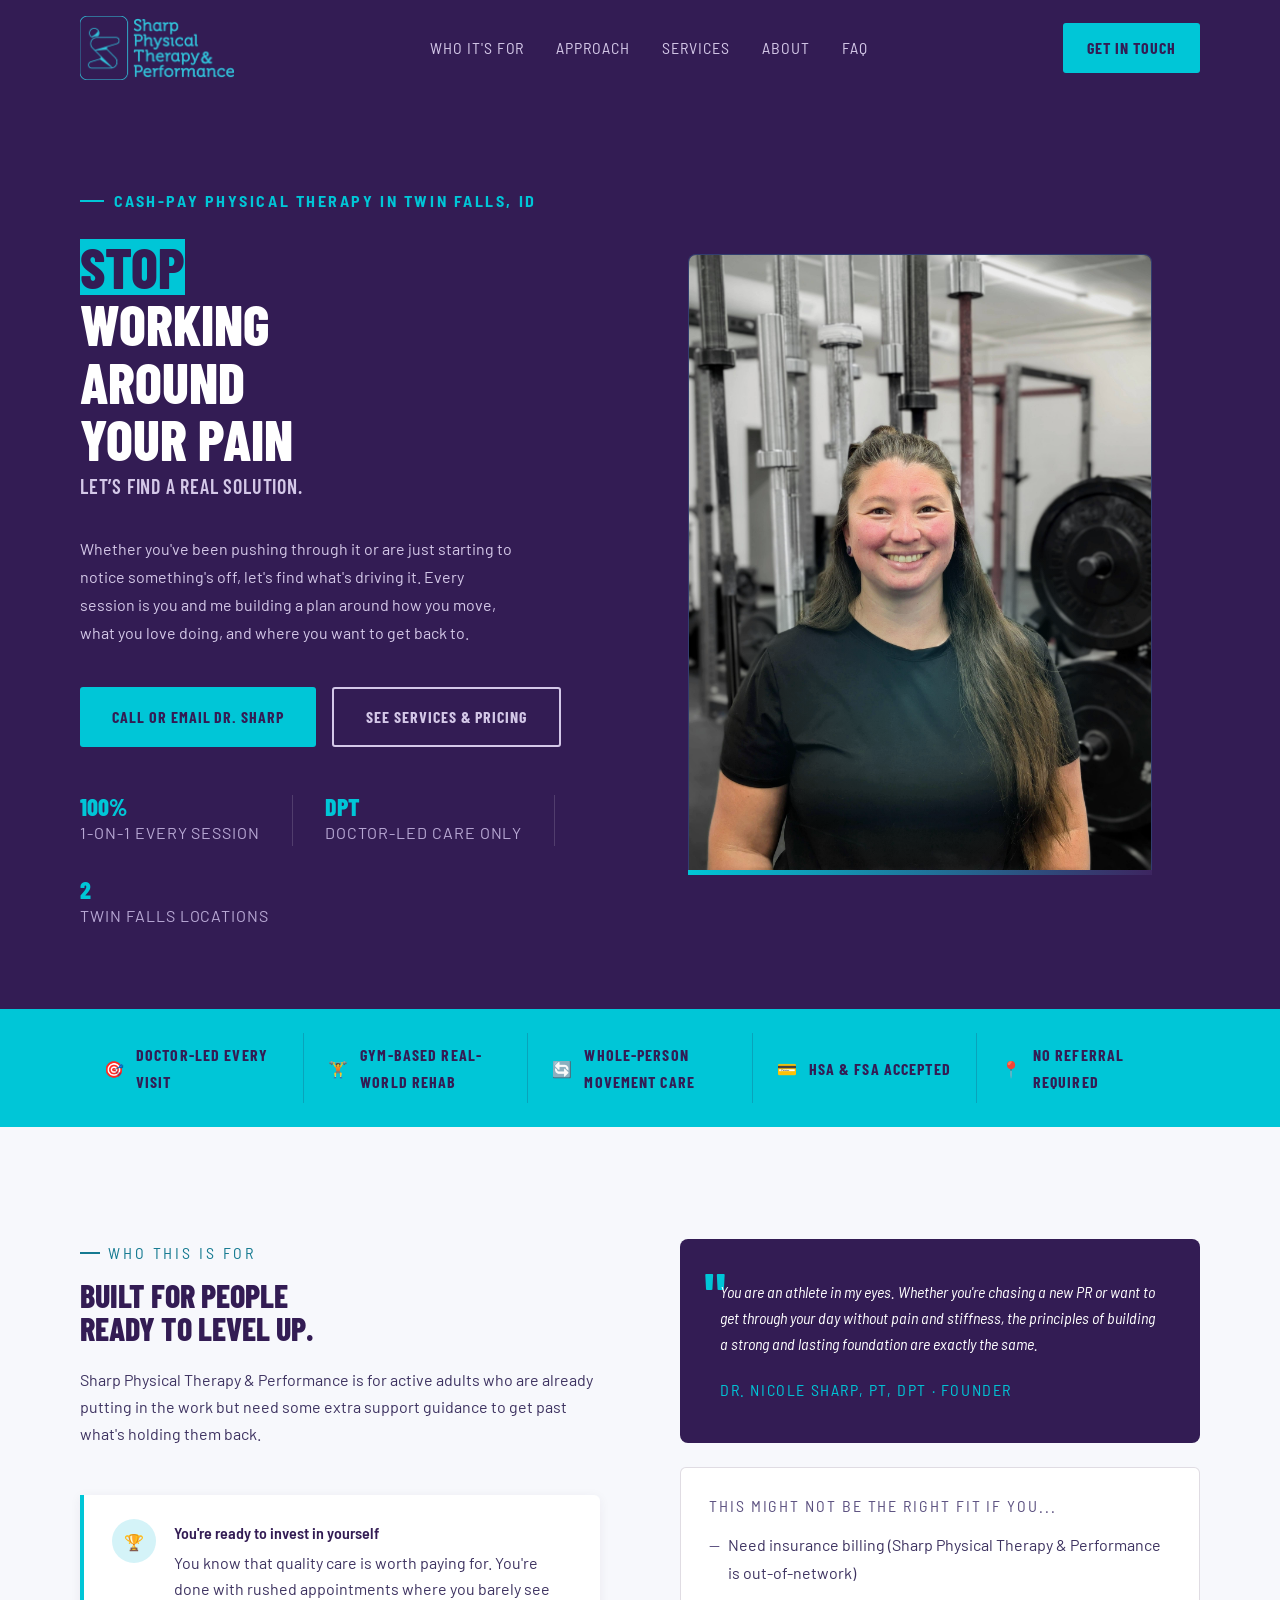
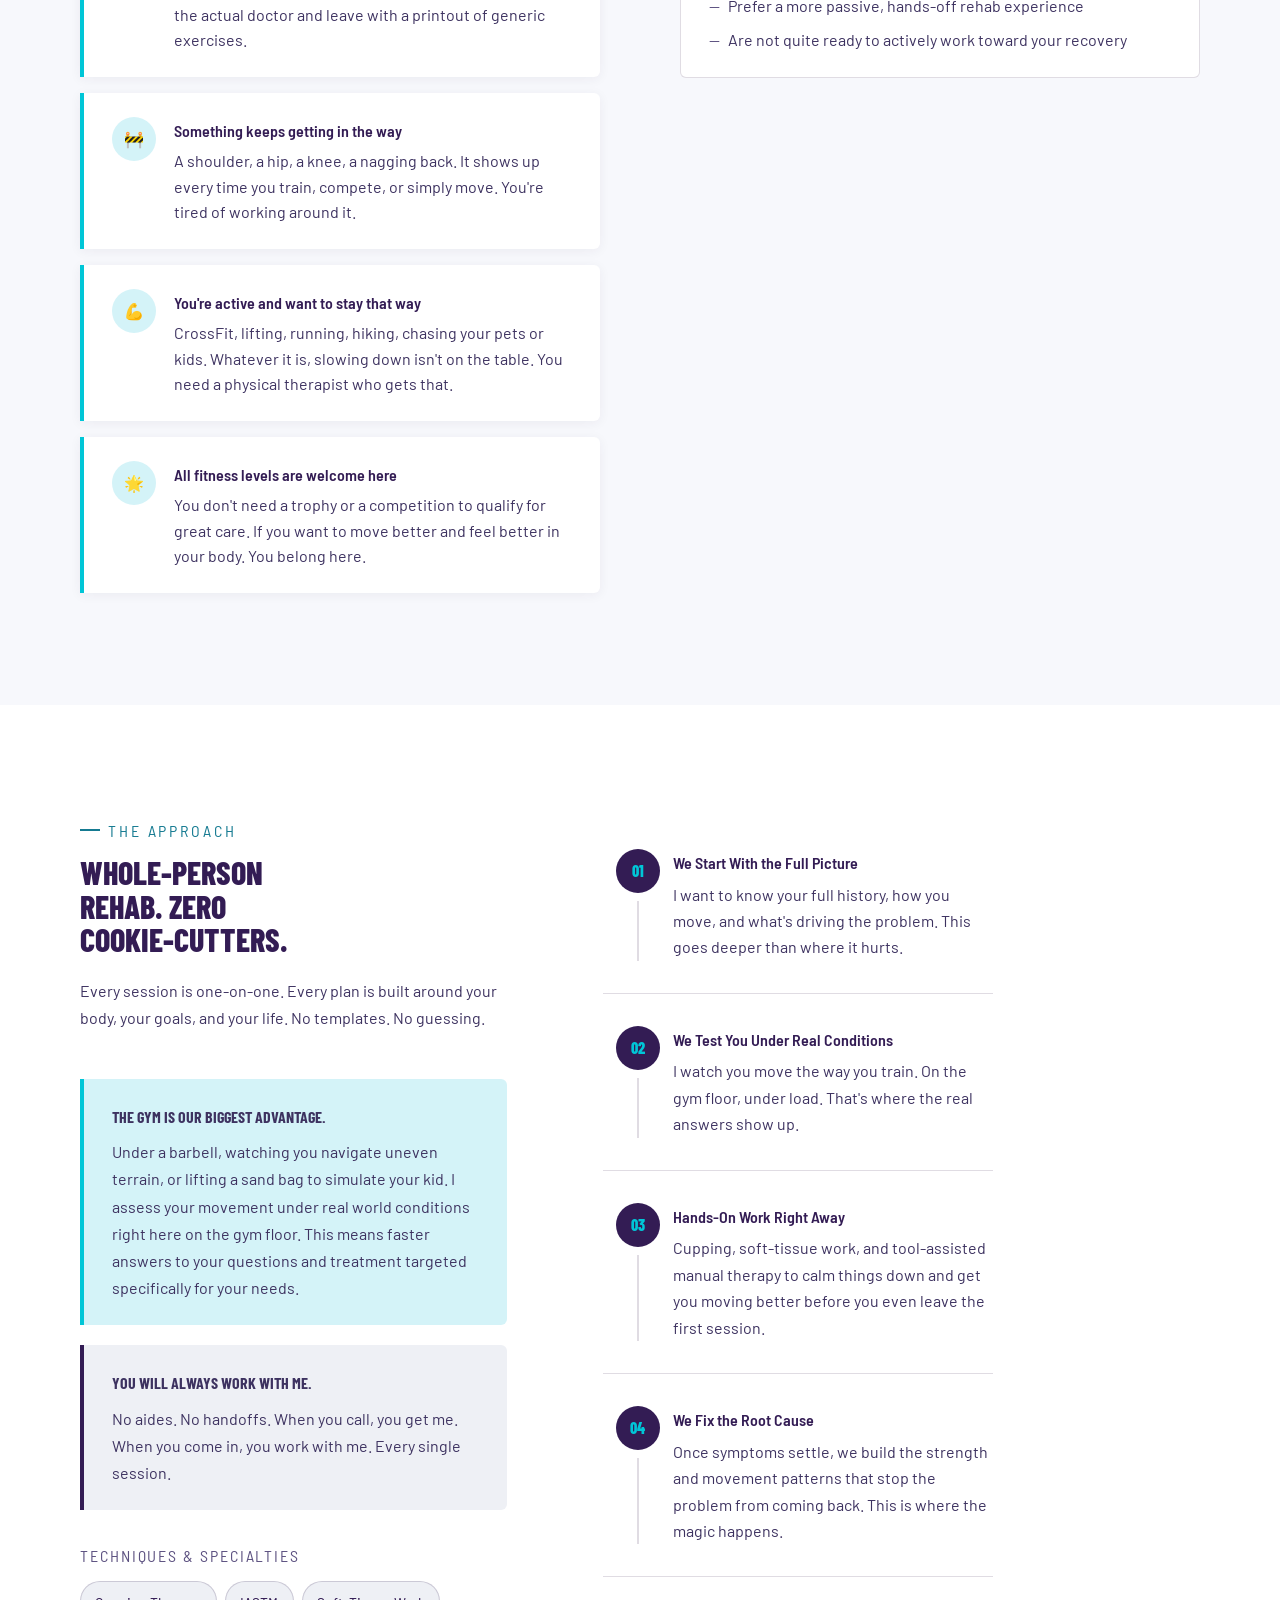
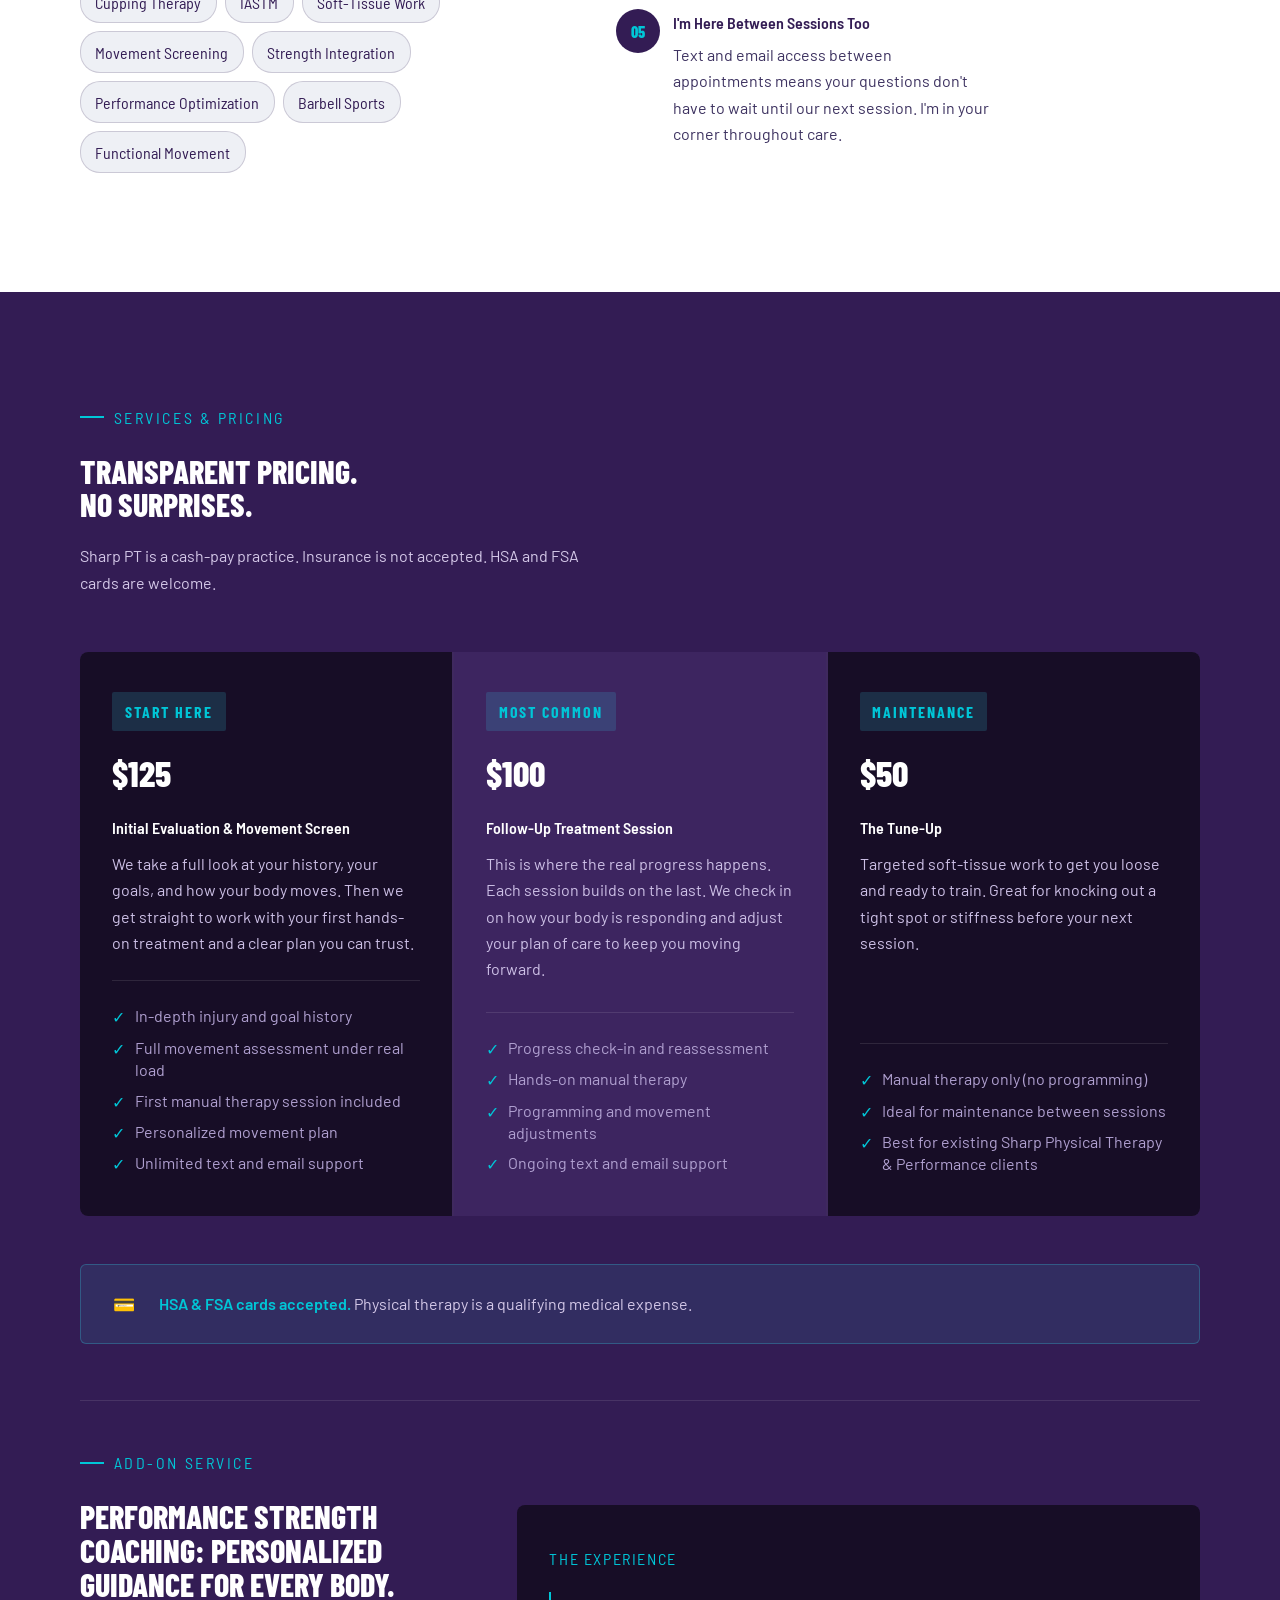
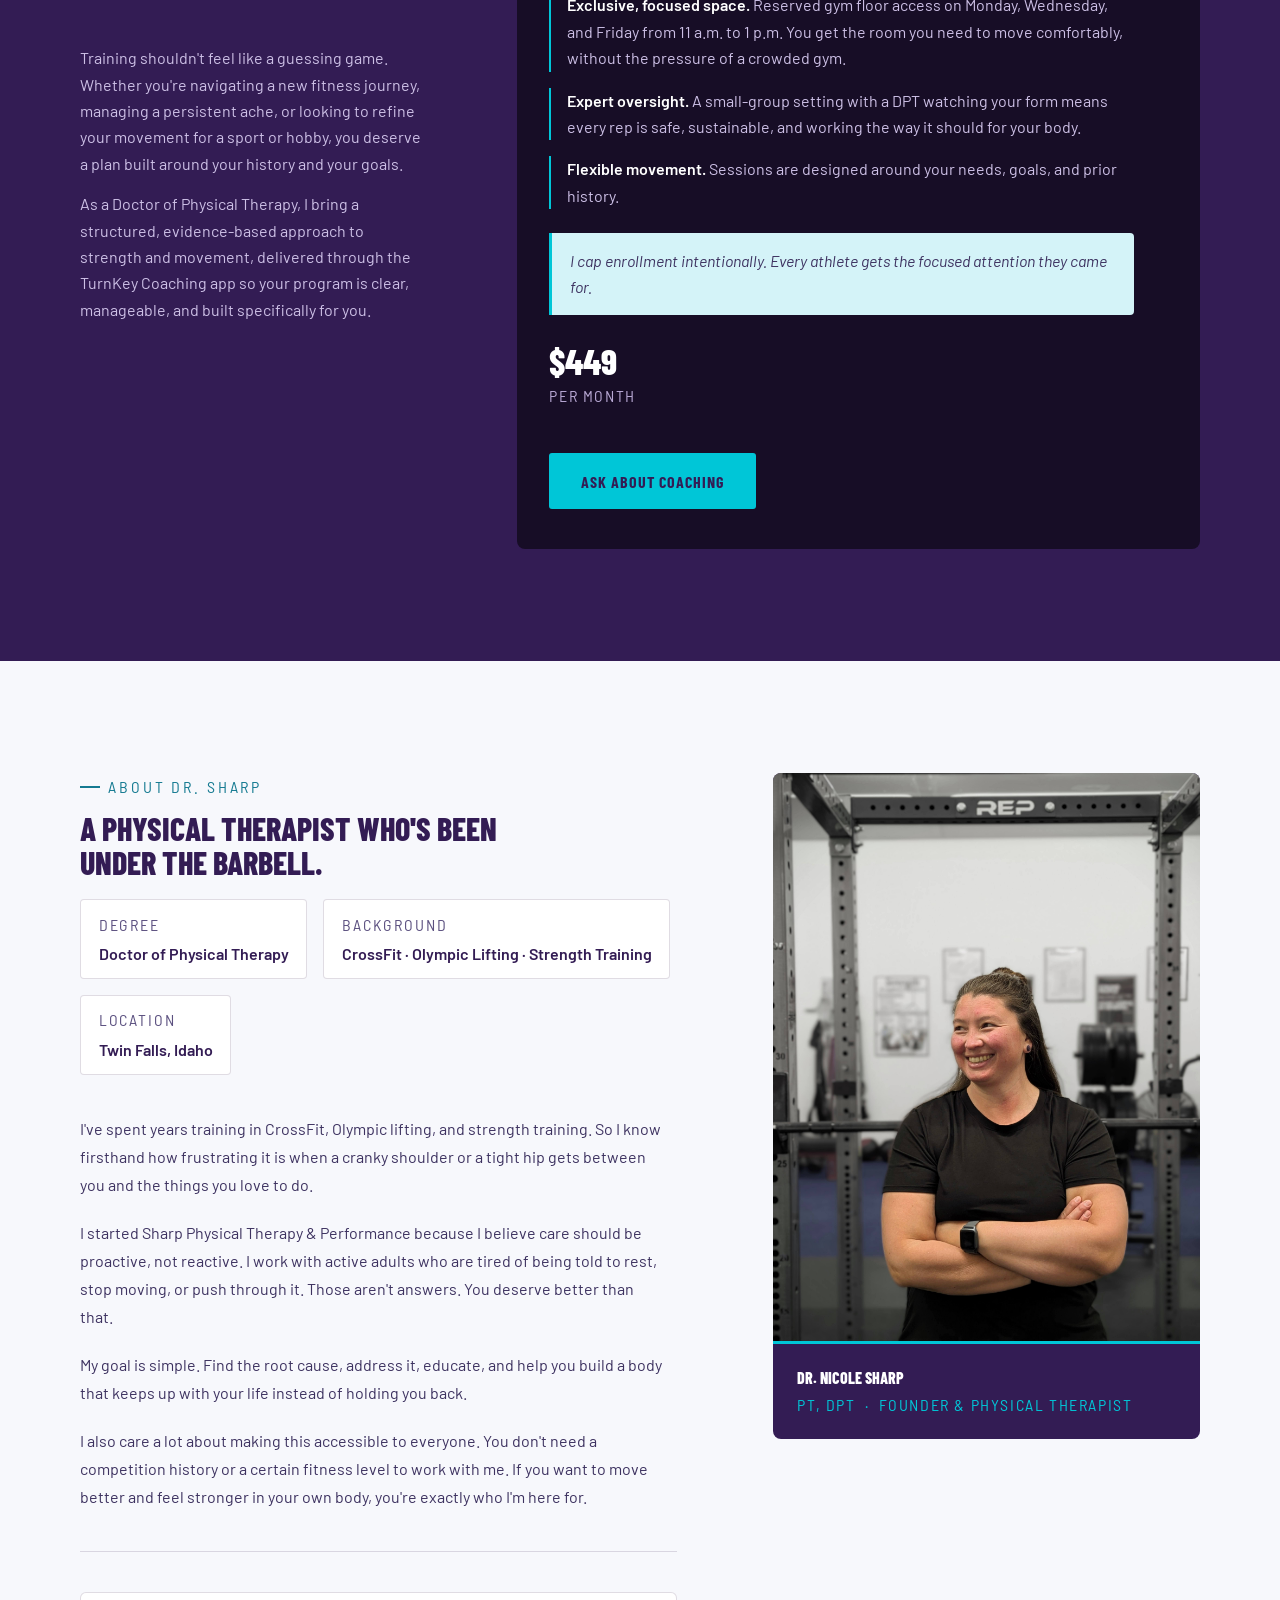
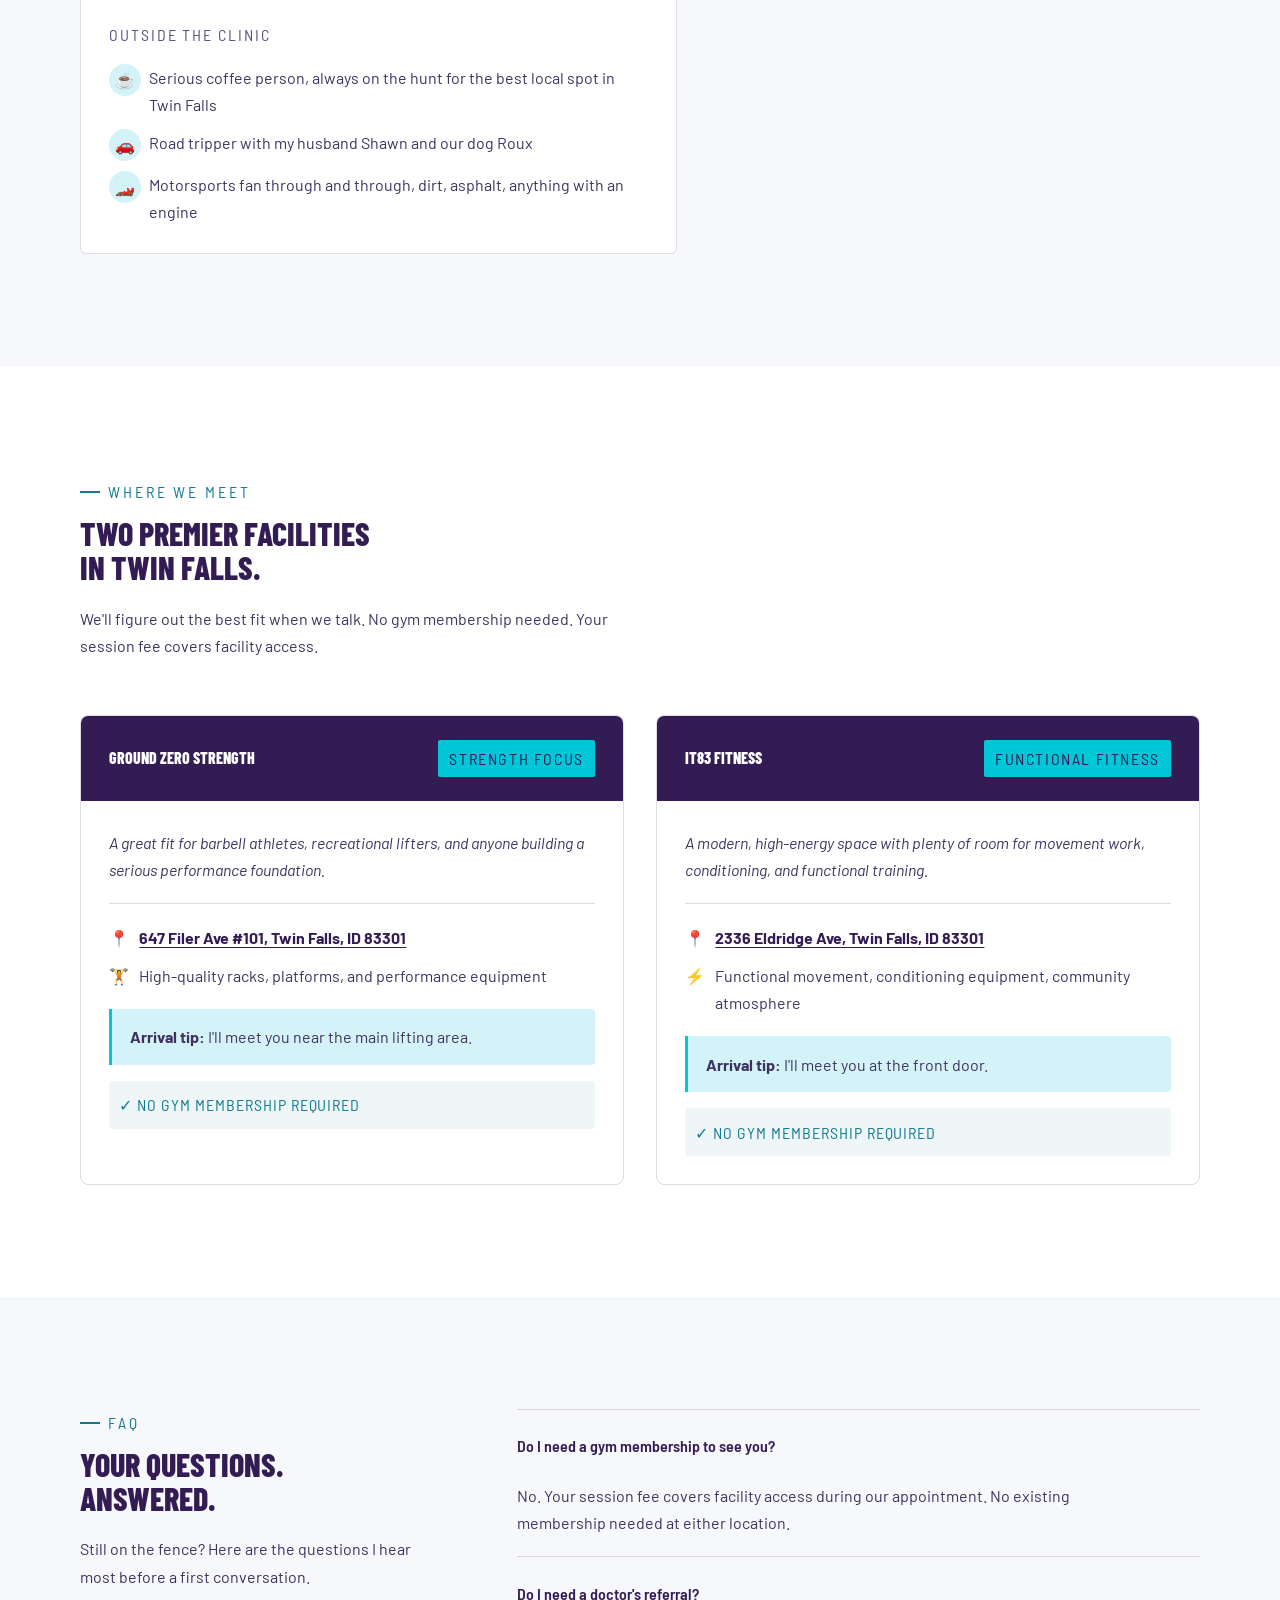
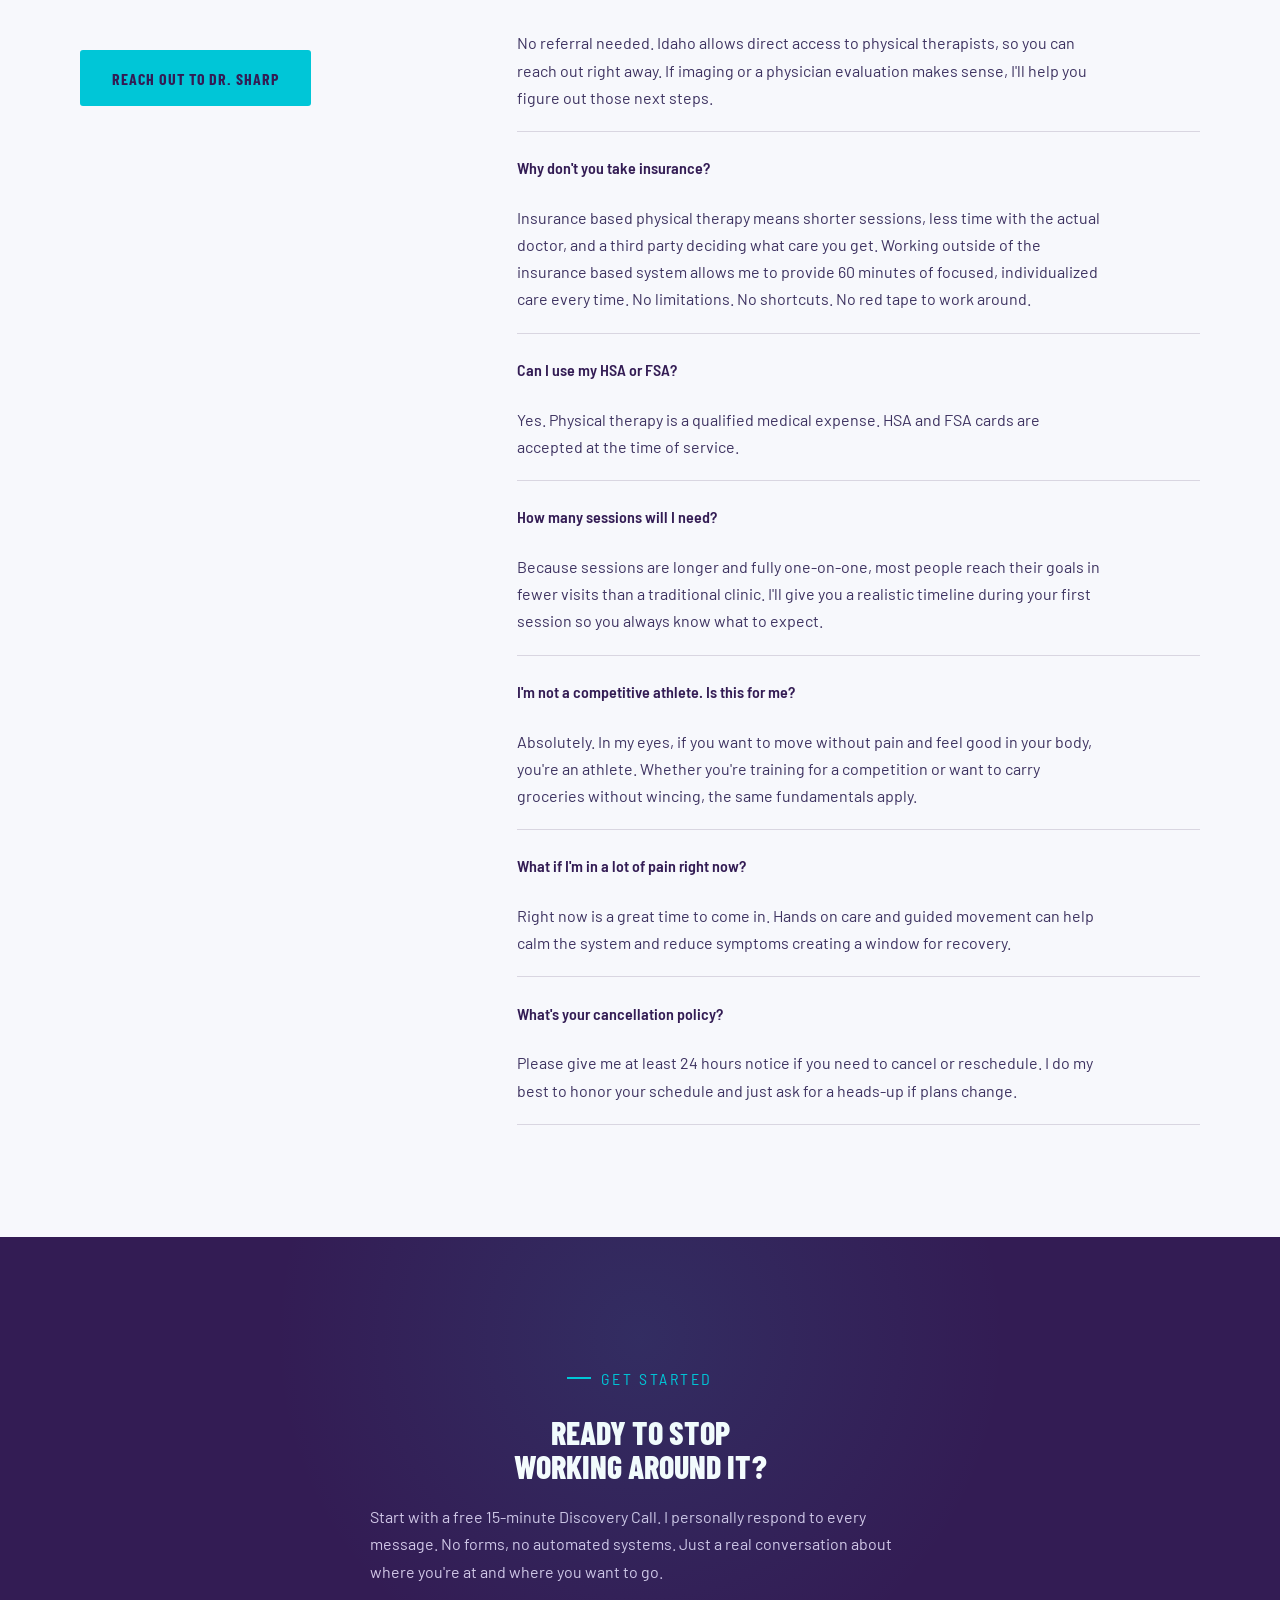
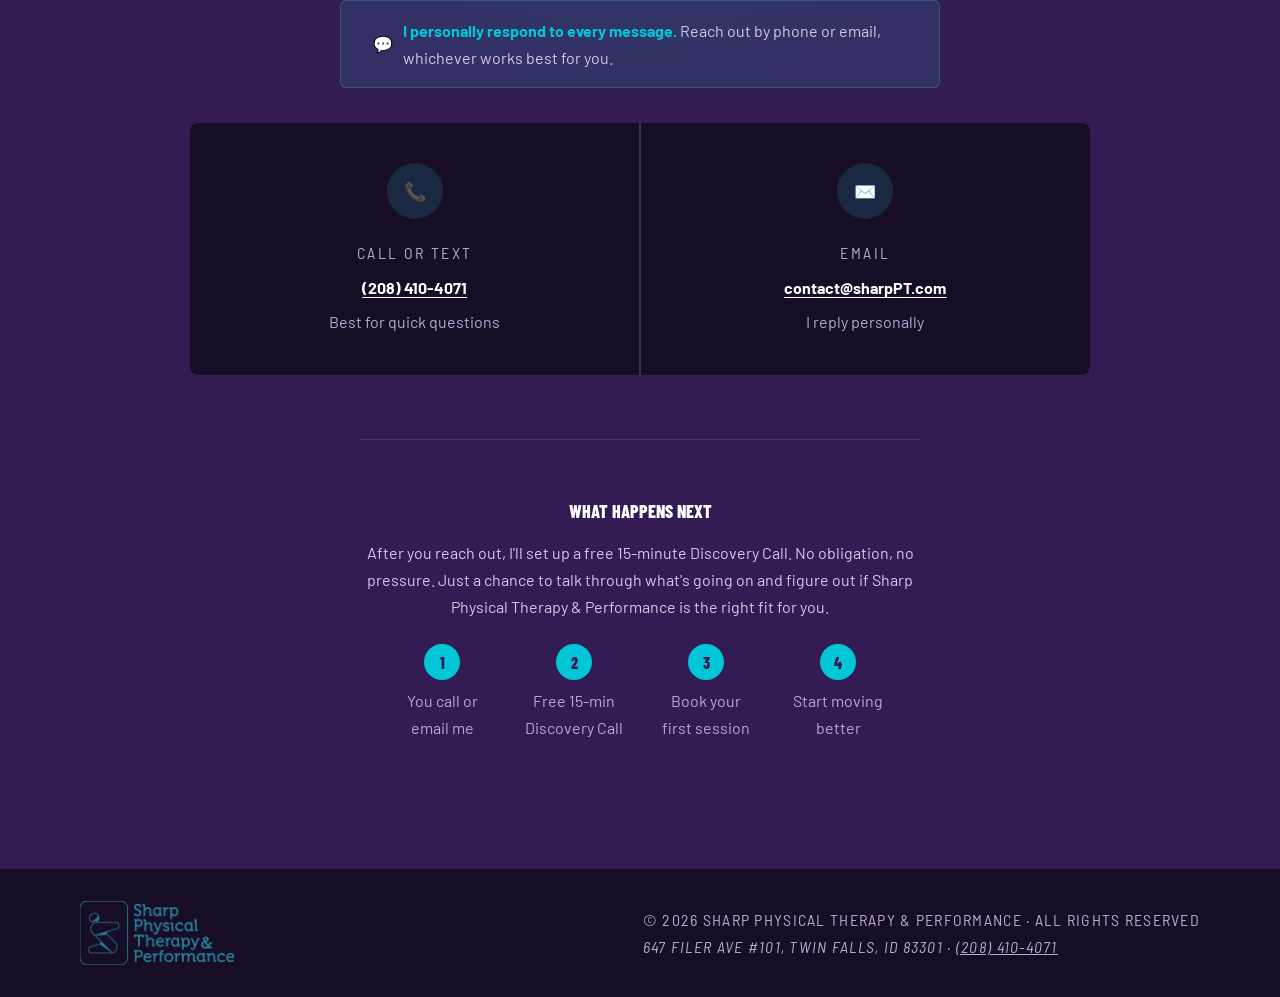
<file: index.html>
<!DOCTYPE html>
<html lang="en-US">
<head>
  <!-- Google tag (gtag.js) -->
  <script async src="https://www.googletagmanager.com/gtag/js?id=G-GW4HYHPY5G"></script>
  <script>
    window.dataLayer = window.dataLayer || [];
    function gtag(){dataLayer.push(arguments);}
    gtag('js', new Date());
  
    gtag('config', 'G-GW4HYHPY5G');
  </script>
  <meta charset="UTF-8">
  <meta name="viewport" content="width=device-width, initial-scale=1.0">
  <meta name="keywords" content="Physical Therapy, Manual Therapy, Cash-Pay, Performance, Strong, Fitness, Injury, Injury prevention"/>
  <meta name="description" content="Cash-pay physical therapy in Twin Falls, Idaho. True 1-on-1 care with Dr. Nicole Sharp, PT, DPT — every session, no handoffs. Specializing in active adults and performance rehab." />
  <meta name="author" content="Dr. Nicole Sharp, PT, DPT" />
  <meta property="og:title" content="Sharp Physical Therapy & Performance — Twin Falls, ID">
  <meta property="og:description" content="True 1-on-1 cash-pay physical therapy with Dr. Nicole Sharp, PT, DPT.">
  <meta property="og:url" content="https://www.sharppt.com/">
  <meta property="og:type" content="website">
  <meta property="og:image" content="https://www.sharppt.com/img/og-image.png">
  <meta name="twitter:card" content="summary_large_image">
  <meta property="og:site_name" content="Sharp Physical Therapy & Performance">
  <meta property="og:locale" content="en_US">
  <link rel="canonical" href="https://www.sharppt.com/" />
  <title>Sharp Physical Therapy & Performance | Cash-Pay PT in Twin Falls, ID</title>
  <link rel="icon" href="favicon.ico" sizes="any">
  <link rel="preconnect" href="https://fonts.googleapis.com">
  <link href="https://fonts.googleapis.com/css2?family=Barlow+Condensed:wght@400;600;700;800&family=Barlow:wght@400;500;600&family=Barlow+Semi+Condensed:wght@500;600&display=swap" rel="stylesheet">
  <link rel="stylesheet" href="css/styles.css">
  <link rel="sitemap" type="application/xml" href="https://www.sharppt.com/sitemap.xml">
  <script type="application/ld+json">
  {
    "@context": "https://schema.org",
    "@type": ["LocalBusiness", "MedicalBusiness", "Physiotherapy"],
    "name": "Sharp Physical Therapy & Performance",
    "description": "Cash-pay physical therapy in Twin Falls, Idaho. 1-on-1 care with Dr. Nicole Sharp, PT, DPT.",
    "image": "https://www.sharppt.com/img/og-image.png",
    "url": "https://www.sharppt.com",
    "telephone": "+12084104071",
    "address": {
      "@type": "PostalAddress",
      "streetAddress": "647 Filer Ave #101",
      "addressLocality": "Twin Falls",
      "addressRegion": "ID",
      "postalCode": "83301",
      "addressCountry": "US"
    },
    "geo": {
      "@type": "GeoCoordinates",
      "latitude": 42.5558,
      "longitude": -114.4609
    },
    "areaServed": "Twin Falls, ID",
    "priceRange": "$$",
    "paymentAccepted": "Cash, Credit Card",
    "sameAs": [
      "https://www.google.com/maps/place/Sharp+Physical+Therapy+and+Performance/",
      "https://www.instagram.com/sharpptperformance/"
    ]
  }
  </script>

  <script type="application/ld+json">
  {
    "@context": "https://schema.org",
    "@type": "FAQPage",
    "mainEntity": [
      {
        "@type": "Question",
        "name": "Do I need a gym membership to see you?",
        "acceptedAnswer": {
          "@type": "Answer",
          "text": "No. Your session fee covers facility access during our appointment. No existing membership needed at either location."
        }
      },
      {
        "@type": "Question",
        "name": "Do I need a doctor's referral?",
        "acceptedAnswer": {
          "@type": "Answer",
          "text": "No referral needed. Idaho allows direct access to physical therapists, so you can reach out right away. If imaging or a physician evaluation makes sense, I'll help you figure out those next steps."
        }
      },
      {
        "@type": "Question",
        "name": "Why don't you take insurance?",
        "acceptedAnswer": {
          "@type": "Answer",
          "text": "Insurance based physical therapy means shorter sessions, less time with the actual doctor, and a third party deciding what care you get. Working outside of the insurance based system allows me to provide 60 minutes of focused, individualized care every time. No limitations. No shortcuts. No red tape to work around."
        }
      },
      {
        "@type": "Question",
        "name": "Can I use my HSA or FSA?",
        "acceptedAnswer": {
          "@type": "Answer",
          "text": "Yes. Physical therapy is a qualified medical expense. HSA and FSA cards are accepted at the time of service."
        }
      },
      {
        "@type": "Question",
        "name": "How many sessions will I need?",
        "acceptedAnswer": {
          "@type": "Answer",
          "text": "Because sessions are longer and fully one-on-one, most people reach their goals in fewer visits than a traditional clinic. I'll give you a realistic timeline during your first session so you always know what to expect."
        }
      },
      {
        "@type": "Question",
        "name": "I'm not a competitive athlete. Is this for me?",
        "acceptedAnswer": {
          "@type": "Answer",
          "text": "Absolutely. In my eyes, if you want to move without pain and feel good in your body, you're an athlete. Whether you're training for a competition or want to carry groceries without wincing, the same fundamentals apply."
        }
      },
      {
        "@type": "Question",
        "name": "What if I'm in a lot of pain right now?",
        "acceptedAnswer": {
          "@type": "Answer",
          "text": "Right now is a great time to come in. Hands on care and guided movement can help calm the system and reduce symptoms creating a window for recovery."
        }
      },
      {
        "@type": "Question",
        "name": "What's your cancellation policy?",
        "acceptedAnswer": {
          "@type": "Answer",
          "text": "Please give me at least 24 hours notice if you need to cancel or reschedule. I do my best to honor your schedule and just ask for a heads-up if plans change."
        }
      }
    ]
  }
  </script>
</head>
<body>
<header>
  <a href="#main-content" class="skip-link">Skip to main content</a>

  <nav id="main-nav" aria-label="Main navigation">
    <div class="nav-inner">
      <a href="#" class="nav-logo" aria-label="Sharp Physical Therapy & Performance — home">
        <img src="img/sptp-primary-teal-text.png" alt="Sharp Physical Therapy & Performance logo" class="nav-logo-img">
      </a>
      <ul class="nav-links" id="nav-links">
        <li><a href="#who" aria-label="Who it's for">Who It's For</a></li>
        <li><a href="#approach">Approach</a></li>
        <li><a href="#services">Services</a></li>
        <li><a href="#about">About</a></li>
        <li><a href="#faq">FAQ</a></li>
      </ul>
      <div class="nav-right">
        <a href="#contact" class="nav-cta">Get in Touch</a>
        <button class="nav-menu-btn" id="nav-menu-btn" aria-controls="nav-links" aria-expanded="false" aria-label="Toggle navigation menu">Menu</button>
      </div>
    </div>
  </nav>
</header>
  <main id="main-content">

    <!-- HERO -->
    <section id="hero" aria-labelledby="hero-heading">
      <div class="inner">
        <div class="hero-left">
          <h1>
            <span class="on-dark-eyebrow">Cash-Pay Physical Therapy in Twin Falls, ID</span>&NewLine;
            <span class="hero-h1 br" id="hero-heading">
              <span class="highlight">Stop</span>&NewLine;Working&NewLine;Around&NewLine;Your Pain 
            </span>
          </h1>
          <p class="hero-sub-head">Let’s find a real solution.</p>
          <p class="hero-body">Whether you've been pushing through it or are just starting to notice something's off, let's find what's driving it. Every session is you and me building a plan around how you move, what you love doing, and where you want to get back to.</p>
          <div class="hero-ctas">
            <a href="#contact" class="btn-teal" aria-label="Call or email Dr. Sharp">Call or Email Dr. Sharp</a>
            <a href="#services" class="btn-outline-white">See Services & Pricing</a>
          </div>
          <div class="hero-trust" aria-label="Key facts about Sharp PT">
            <div class="trust-item">
              <span class="trust-num" aria-label="100 percent">100%</span>
              <span class="trust-label">1-on-1 every session</span>
            </div>
            <div class="trust-divider" aria-hidden="true"></div>
            <div class="trust-item">
              <span class="trust-num">DPT</span>
              <span class="trust-label">Doctor-led care only</span>
            </div>
            <div class="trust-divider" aria-hidden="true"></div>
            <div class="trust-item">
              <span class="trust-num">2</span>
              <span class="trust-label">Twin Falls locations</span>
            </div>
          </div>
        </div>
        <div class="hero-right" aria-hidden="true">
          <div class="hero-photo-wrap">
            <img src="img/profile-pic-professional.jpg"
              alt="Dr. Nicole Sharp, PT, DPT — founder of Sharp Physical Therapy and Performance, standing in a gym setting"
              class="hero-photo-img" width="800" height="1067">
            <div class="hero-photo-bar"></div>
          </div>
        </div>
      </div>
    </section>

    <!-- STRIP -->
    <div id="strip" role="list" aria-label="Sharp PT highlights">
      <div class="inner">
        <div class="strip-item" role="listitem"><span class="strip-icon" aria-hidden="true">🎯</span><span class="strip-text">Doctor-Led Every Visit</span></div>
        <div class="strip-item" role="listitem"><span class="strip-icon" aria-hidden="true">🏋️</span><span class="strip-text">Gym-Based Real-World Rehab</span></div>
        <div class="strip-item" role="listitem"><span class="strip-icon" aria-hidden="true">🔄</span><span class="strip-text">Whole-Person Movement Care</span></div>
        <div class="strip-item" role="listitem"><span class="strip-icon" aria-hidden="true">💳</span><span class="strip-text">HSA & FSA Accepted</span></div>
        <div class="strip-item" role="listitem"><span class="strip-icon" aria-hidden="true">📍</span><span class="strip-text">No Referral Required</span></div>
      </div>
    </div>

    <!-- WHO -->
    <section id="who" aria-labelledby="who-heading">
      <div class="inner">
        <div class="who-grid">
          <div class="reveal">
            <p class="section-tag">Who This Is For</p>
            <h2 class="section-h2 br" id="who-heading">Built for People&NewLine;Ready to Level Up.</h2>
            <p class="section-lead">Sharp Physical Therapy & Performance is for active adults who are already putting in the work but need some extra support guidance to get past what's holding them back.</p>
            <div class="pain-cards">
              <div class="pain-card">
                <div class="pain-card-icon" aria-hidden="true">🏆</div>
                <div>
                  <p class="pain-card-title">You're ready to invest in yourself</p>
                  <p class="pain-card-desc">You know that quality care is worth paying for. You're done with rushed appointments where you barely see the actual doctor and leave with a printout of generic exercises.</p>
                </div>
              </div>
              <div class="pain-card">
                <div class="pain-card-icon" aria-hidden="true">🚧</div>
                <div>
                  <p class="pain-card-title">Something keeps getting in the way</p>
                  <p class="pain-card-desc">A shoulder, a hip, a knee, a nagging back. It shows up every time you train, compete, or simply move. You're tired of working around it.</p>
                </div>
              </div>
              <div class="pain-card">
                <div class="pain-card-icon" aria-hidden="true">💪</div>
                <div>
                  <p class="pain-card-title">You're active and want to stay that way</p>
                  <p class="pain-card-desc">CrossFit, lifting, running, hiking, chasing your pets or kids. Whatever it is, slowing down isn't on the table. You need a physical therapist who gets that.</p>
                </div>
              </div>
              <div class="pain-card">
                <div class="pain-card-icon" aria-hidden="true">🌟</div>
                <div>
                  <p class="pain-card-title">All fitness levels are welcome here</p>
                  <p class="pain-card-desc">You don't need a trophy or a competition to qualify for great care. If you want to move better and feel better in your body. You belong here.</p>
                </div>
              </div>
            </div>
          </div>
          <div class="reveal reveal-delay-1">
            <div class="who-quote-box">
              <p class="who-quote">You are an athlete in my eyes. Whether you're chasing a new PR or want to get through your day without pain and  stiffness, the principles of building a strong and lasting foundation are exactly the same.</p>
              <p class="who-quote-attr">Dr. Nicole Sharp, PT, DPT · Founder</p>
            </div>
            <div class="not-for-box">
              <p class="not-for-label">This might not be the right fit if you...</p>
              <ul class="not-for-list">
                <li>Need insurance billing (Sharp Physical Therapy & Performance is out-of-network)</li>
                <li>Prefer a more passive, hands-off rehab experience</li>
                <li>Are not quite ready to actively work toward your recovery</li>
              </ul>
            </div>
          </div>
        </div>
      </div>
    </section>

    <!-- APPROACH -->
    <section id="approach" aria-labelledby="approach-heading">
      <div class="inner">
        <div class="approach-grid">
          <div class="approach-sticky reveal">
            <p class="section-tag">The Approach</p>
            <h2 class="section-h2 br" id="approach-heading">Whole-Person&NewLine;Rehab. Zero&NewLine;Cookie-Cutters.</h2>
            <p class="section-lead">Every session is one-on-one. Every plan is built around your body, your goals, and your life. No templates. No guessing.</p>
            <div class="approach-callout">
              <p class="approach-callout-title">The gym is our biggest advantage.</p>
              <p>Under a barbell, watching you navigate uneven terrain, or lifting a sand bag to simulate your kid. I assess your movement under real world conditions right here on the gym floor. This means faster answers to your questions and treatment targeted specifically for your needs.</p>
            </div>
            <div class="approach-callout alt">
              <p class="approach-callout-title">You will always work with me.</p>
              <p>No aides. No handoffs. When you call, you get me. When you come in, you work with me. Every single session.</p>
            </div>
            <div class="modalities">
              <p class="modalities-title">Techniques & Specialties</p>
              <div class="mod-tags">
                <span class="mod-tag">Cupping Therapy</span>
                <span class="mod-tag">IASTM</span>
                <span class="mod-tag">Soft-Tissue Work</span>
                <span class="mod-tag">Movement Screening</span>
                <span class="mod-tag">Strength Integration</span>
                <span class="mod-tag">Performance Optimization</span>
                <span class="mod-tag">Barbell Sports</span>
                <span class="mod-tag">Functional Movement</span>
              </div>
            </div>
          </div>
          <div class="reveal reveal-delay-1">
            <ol class="steps" aria-label="Treatment process steps">
              <li class="step-item">
                <div class="step-num-wrap">
                  <div class="step-num" aria-hidden="true">01</div>
                  <div class="step-connector" aria-hidden="true"></div>
                </div>
                <div class="step-body">
                  <p class="step-title">We Start With the Full Picture</p>
                  <p class="step-desc">I want to know your full history, how you move, and what's driving the problem. This goes deeper than where it hurts.</p>
                </div>
              </li>
              <li class="step-item">
                <div class="step-num-wrap">
                  <div class="step-num" aria-hidden="true">02</div>
                  <div class="step-connector" aria-hidden="true"></div>
                </div>
                <div class="step-body">
                  <p class="step-title">We Test You Under Real Conditions</p>
                  <p class="step-desc">I watch you move the way you train. On the gym floor, under load. That's where the real answers show up.</p>
                </div>
              </li>
              <li class="step-item">
                <div class="step-num-wrap">
                  <div class="step-num" aria-hidden="true">03</div>
                  <div class="step-connector" aria-hidden="true"></div>
                </div>
                <div class="step-body">
                  <p class="step-title">Hands-On Work Right Away</p>
                  <p class="step-desc">Cupping, soft-tissue work, and tool-assisted manual therapy to calm things down and get you moving better before you even leave the first session.</p>
                </div>
              </li>
              <li class="step-item">
                <div class="step-num-wrap">
                  <div class="step-num" aria-hidden="true">04</div>
                  <div class="step-connector" aria-hidden="true"></div>
                </div>
                <div class="step-body">
                  <p class="step-title">We Fix the Root Cause</p>
                  <p class="step-desc">Once symptoms settle, we build the strength and movement patterns that stop the problem from coming back. This is where the magic happens.</p>
                </div>
              </li>
              <li class="step-item">
                <div class="step-num-wrap">
                  <div class="step-num" aria-hidden="true">05</div>
                  <div class="step-connector" aria-hidden="true"></div>
                </div>
                <div class="step-body">
                  <p class="step-title">I'm Here Between Sessions Too</p>
                  <p class="step-desc">Text and email access between appointments means your questions don't have to wait until our next session. I'm in your corner throughout care.</p>
                </div>
              </li>
            </ol>
          </div>
        </div>
      </div>
    </section>

    <!-- SERVICES -->
    <section id="services" class="on-dark" aria-labelledby="services-heading">
      <div class="inner">
        <div class="reveal">
          <span class="on-dark-eyebrow">Services & Pricing</span>
          <h2 class="section-h2 br" id="services-heading">Transparent Pricing.&NewLine;No Surprises.</h2>
          <p class="section-lead">Sharp PT is a cash-pay practice. Insurance is not accepted. HSA and FSA cards are welcome.</p>
        </div>
        <div class="services-grid reveal">
          <div class="service-card">
            <span class="service-badge">Start Here</span>
            <div class="service-price" aria-label="125 dollars">$125</div>
            <div class="service-duration"></div>
            <p class="service-name">Initial Evaluation & Movement Screen</p>
            <p class="service-desc">We take a full look at your history, your goals, and how your body moves. Then we get straight to work with your first hands-on treatment and a clear plan you can trust.</p>
            <div class="service-divider" aria-hidden="true"></div>
            <ul class="service-feats">
              <li>In-depth injury and goal history</li>
              <li>Full movement assessment under real load</li>
              <li>First manual therapy session included</li>
              <li>Personalized movement plan</li>
              <li>Unlimited text and email support</li>
            </ul>
          </div>
          <div class="service-card featured">
            <span class="service-badge">Most Common</span>
            <div class="service-price" aria-label="100 dollars">$100</div>
            <div class="service-duration"></div>
            <p class="service-name">Follow-Up Treatment Session</p>
            <p class="service-desc">This is where the real progress happens. Each session builds on the last. We check in on how your body is responding and adjust your plan of care to keep you moving forward.</p>
            <div class="service-divider" aria-hidden="true"></div>
            <ul class="service-feats">
              <li>Progress check-in and reassessment</li>
              <li>Hands-on manual therapy</li>
              <li>Programming and movement adjustments</li>
              <li>Ongoing text and email support</li>
            </ul>
          </div>
          <div class="service-card">
            <span class="service-badge">Maintenance</span>
            <div class="service-price" aria-label="50 dollars">$50</div>
            <div class="service-duration"></div>
            <p class="service-name">The Tune-Up</p>
            <p class="service-desc">Targeted soft-tissue work to get you loose and ready to train. Great for knocking out a tight spot or stiffness before your next session.</p>
            <div class="service-divider" aria-hidden="true"></div>
            <ul class="service-feats">
              <li>Manual therapy only (no programming)</li>
              <li>Ideal for maintenance between sessions</li>
              <li>Best for existing Sharp Physical Therapy & Performance clients</li>
            </ul>
          </div>
        </div>
        <div class="hsa-row reveal">
          <div class="hsa-icon" aria-hidden="true">💳</div>
          <p class="hsa-body"><strong>HSA & FSA cards accepted.</strong> Physical therapy is a qualifying medical expense.</p>
        </div>

        <!-- COACHING -->
        <div class="service-divider reveal" style="margin: 5.6rem 0 4.8rem;" aria-hidden="true"></div>
        <div class="faq-layout">
          <div class="reveal">
            <div class="coaching-header">
              <div>
                <span class="on-dark-eyebrow">Add-On Service</span>
                <h3 class="section-h2" id="coaching-heading">Performance Strength Coaching: Personalized Guidance for Every Body.</h3>
              </div>
            </div>
            <p class="service-desc">Training shouldn't feel like a guessing game. Whether you're navigating a new fitness journey, managing a persistent ache, or looking to refine your movement for a sport or hobby, you deserve a plan built around your history and your goals.</p>
            <p class="service-desc" style="margin-top: 1.4rem; margin-bottom: 1.4rem;">As a Doctor of Physical Therapy, I bring a structured, evidence-based approach to strength and movement, delivered through the TurnKey Coaching app so your program is clear, manageable, and built specifically for you.</p>
          </div>
          <div class="service-card services-grid">
            <div class="reveal">
              <span class="about-photo-cred">The Experience</span>
              <ul class="coaching-feats">
                <li><strong>Exclusive, focused space.</strong> Reserved gym floor access on Monday, Wednesday, and Friday from 11 a.m. to 1 p.m. You get the room you need to move comfortably, without the pressure of a crowded gym.</li>
                <li><strong>Expert oversight.</strong> A small-group setting with a DPT watching your form means every rep is safe, sustainable, and working the way it should for your body.</li>
                <li><strong>Flexible movement.</strong> Sessions are designed around your needs, goals, and prior history.</li>
              </ul>
              <p class="location-tip service-desc" style="margin-top: 2.4rem;"><em>I cap enrollment intentionally. Every athlete gets the focused attention they came for.</em></p>
              <div class="service-price" style="margin-top: 2.8rem;" aria-label="449 dollars per month">$449</div>
              <div class="service-duration">per month</div>
              <a href="#contact" class="btn-teal" style="margin-top: 2rem;">Ask About Coaching</a>
            </div>
          </div>
        </div>
      </div>
    </section>

    <!-- ABOUT -->
    <section id="about" aria-labelledby="about-heading">
      <div class="inner">
        <div class="about-grid">
          <div class="reveal reveal-delay-1">
            <p class="section-tag">About Dr. Sharp</p>
            <h2 class="section-h2 br" id="about-heading" aria-label="A physical therapist who's been under the barbell.">A Physical Therapist Who's Been&NewLine;Under the Barbell.</h2>
            <div class="about-creds-row" aria-label="Credentials">
              <div class="cred-chip">
                <p class="cred-chip-label">Degree</p>
                <p class="cred-chip-value">Doctor of Physical Therapy</p>
              </div>
              <div class="cred-chip">
                <p class="cred-chip-label">Background</p>
                <p class="cred-chip-value">CrossFit · Olympic Lifting · Strength Training</p>
              </div>
              <div class="cred-chip">
                <p class="cred-chip-label">Location</p>
                <p class="cred-chip-value">Twin Falls, Idaho</p>
              </div>
            </div>
            <div class="about-body">
              <p>I've spent years training in CrossFit, Olympic lifting, and strength training. So I know firsthand how frustrating it is when a cranky shoulder or a tight hip gets between you and the things you love to do.</p>
              <p>I started Sharp Physical Therapy & Performance because I believe care should be proactive, not reactive. I work with active adults who are tired of being told to rest, stop moving, or push through it. Those aren't answers. You deserve better than that.</p>
              <p>My goal is simple. Find the root cause, address it, educate, and help you build a body that keeps up with your life instead of holding you back.</p>
              <p>I also care a lot about making this accessible to everyone. You don't need a competition history or a certain fitness level to work with me. If you want to move better and feel stronger in your own body, you're exactly who I'm here for.</p>
            </div>
            <div class="about-divider" aria-hidden="true"></div>
            <div class="personal-box">
              <p class="personal-box-title">Outside the clinic</p>
              <div class="personal-items">
                <div class="personal-item">
                  <div class="personal-item-icon" aria-hidden="true">☕</div>
                  <span>Serious coffee person, always on the hunt for the best local spot in Twin Falls</span>
                </div>
                <div class="personal-item">
                  <div class="personal-item-icon" aria-hidden="true">🚗</div>
                  <span>Road tripper with my husband Shawn and our dog Roux</span>
                </div>
                <div class="personal-item">
                  <div class="personal-item-icon" aria-hidden="true">🏎️</div>
                  <span>Motorsports fan through and through, dirt, asphalt, anything with an engine</span>
                </div>
              </div>
            </div>
          </div>
          <div class="about-photo-wrap reveal">
            <div class="about-photo-card">
              <img src="img/profile-pic-fun.jpg"
                alt="Dr. Nicole Sharp, PT, DPT — founder of Sharp Physical Therapy and Performance"
                class="about-photo-img" width="600" height="800">
              <div class="about-photo-footer">
                <p class="about-photo-name">Dr. Nicole Sharp</p>
                <p class="about-photo-cred">PT, DPT &nbsp;·&nbsp; Founder & Physical Therapist</p>
              </div>
            </div>
          </div>
        </div>
      </div>
    </section>

    <!-- LOCATIONS -->
    <section id="locations" aria-labelledby="locations-heading">
      <div class="inner">
        <div class="reveal">
          <p class="section-tag">Where We Meet</p>
          <h2 class="section-h2 br" id="locations-heading">Two Premier Facilities&NewLine;in Twin Falls.</h2>
          <p class="section-lead">We'll figure out the best fit when we talk. No gym membership needed. Your session fee covers facility access.</p>
        </div>
        <div class="locations-grid reveal">
          <div class="location-card">
            <div class="location-card-header">
              <p class="location-card-name">Ground Zero Strength</p>
              <span class="location-type">Strength Focus</span>
            </div>
            <div class="location-card-body">
              <p class="location-vibe">A great fit for barbell athletes, recreational lifters, and anyone building a serious performance foundation.</p>
              <div class="location-detail"><span class="location-detail-icon" aria-hidden="true">📍</span><a class="location-link" href="https://maps.app.goo.gl/ew6LmAG2GbcWcKES9">647 Filer Ave #101, Twin Falls, ID 83301</a></div>
              <div class="location-detail"><span class="location-detail-icon" aria-hidden="true">🏋️</span><span>High-quality racks, platforms, and performance equipment</span></div>
              <div class="location-tip"><strong>Arrival tip:</strong> I'll meet you near the main lifting area.</div>
              <p class="location-no-mem">✓ No gym membership required</p>
            </div>
          </div>
          <div class="location-card">
            <div class="location-card-header">
              <p class="location-card-name">IT83 Fitness</p>
              <span class="location-type">Functional Fitness</span>
            </div>
            <div class="location-card-body">
              <p class="location-vibe">A modern, high-energy space with plenty of room for movement work, conditioning, and functional training.</p>
              <div class="location-detail"><span class="location-detail-icon" aria-hidden="true">📍</span><a class="location-link" href="https://maps.app.goo.gl/xp836FrkBjrAunm47">2336 Eldridge Ave, Twin Falls, ID 83301</a></div>
              <div class="location-detail"><span class="location-detail-icon" aria-hidden="true">⚡</span><span>Functional movement, conditioning equipment, community atmosphere</span></div>
              <div class="location-tip"><strong>Arrival tip:</strong> I'll meet you at the front door.</div>
              <p class="location-no-mem">✓ No gym membership required</p>
            </div>
          </div>
        </div>
      </div>
    </section>

    <!-- FAQ -->
    <section id="faq" aria-labelledby="faq-heading">
      <div class="inner">
        <div class="faq-layout">
          <div class="reveal">
            <p class="section-tag">FAQ</p>
            <h2 class="section-h2 br" id="faq-heading">Your Questions.&NewLine;Answered.</h2>
            <p class="section-lead">Still on the fence? Here are the questions I hear most before a first conversation.</p>
            <a href="#contact" class="btn-teal btn-mt" aria-label="Reach out to Dr. Sharp">Reach Out to Dr. Sharp</a>
          </div>
          <div class="faq-list reveal reveal-delay-1">
            <div class="faq-item open">
              <div class="faq-q"><span>Do I need a gym membership to see you?</span></div>
              <div class="faq-a" id="faq-a-1">No. Your session fee covers facility access during our appointment. No existing membership needed at either location.</div>
            </div>
            <div class="faq-item open">
              <div class="faq-q"><span>Do I need a doctor's referral?</span></div>
              <div class="faq-a" id="faq-a-2">No referral needed. Idaho allows direct access to physical therapists, so you can reach out right away. If imaging or a physician evaluation makes sense, I'll help you figure out those next steps.</div>
            </div>
            <div class="faq-item open">
              <div class="faq-q"><span>Why don't you take insurance?</span></div>
              <div class="faq-a" id="faq-a-3">Insurance based physical therapy means shorter sessions, less time with the actual doctor, and a third party deciding what care you get. Working outside of the insurance based system allows me to provide 60 minutes of focused, individualized care every time. No limitations. No shortcuts. No red tape to work around.</div>
            </div>
            <div class="faq-item open">
              <div class="faq-q"><span>Can I use my HSA or FSA?</span></div>
              <div class="faq-a" id="faq-a-4">Yes. Physical therapy is a qualified medical expense. HSA and FSA cards are accepted at the time of service.</div>
            </div>
            <div class="faq-item open">
              <div class="faq-q"><span>How many sessions will I need?</span></div>
              <div class="faq-a" id="faq-a-5">Because sessions are longer and fully one-on-one, most people reach their goals in fewer visits than a traditional clinic. I'll give you a realistic timeline during your first session so you always know what to expect.</div>
            </div>
            <div class="faq-item open">
              <div class="faq-q"><span>I'm not a competitive athlete. Is this for me?</span></div>
              <div class="faq-a" id="faq-a-6">Absolutely. In my eyes, if you want to move without pain and feel good in your body, you're an athlete. Whether you're training for a competition or want to carry groceries without wincing, the same fundamentals apply.</div>
            </div>
            <div class="faq-item open">
              <div class="faq-q"><span>What if I'm in a lot of pain right now?</span></div>
              <div class="faq-a" id="faq-a-7">Right now is a great time to come in. Hands on care and guided movement can help calm the system and reduce symptoms creating a window for recovery.</div>
            </div>
            <div class="faq-item open">
              <div class="faq-q"><span>What's your cancellation policy?</span></div>
              <div class="faq-a" id="faq-a-8">Please give me at least 24 hours notice if you need to cancel or reschedule. I do my best to honor your schedule and just ask for a heads-up if plans change.</div>
            </div>
          </div>
        </div>
      </div>
    </section>

    <!-- CONTACT -->
    <section id="contact" class="on-dark" aria-labelledby="contact-heading">
      <div class="inner contact-inner">
        <span class="on-dark-eyebrow">Get Started</span>
        <h2 class="section-h2 reveal br" id="contact-heading">Ready to Stop&NewLine;Working Around It?</h2>
        <p class="section-lead section-lead--contact reveal">
          Start with a free 15-minute Discovery Call. I personally respond to every message. No forms, no automated systems. Just a real conversation about where you're at and where you want to go.
        </p>
        <p class="contact-preferred reveal" style="text-align: left;">
          <span aria-hidden="true">💬</span>
          <span><strong>I personally respond to every message.</strong> Reach out by phone or email, whichever works best for you.</span>
        </p>
        <div class="contact-methods reveal" role="list">
          <div class="contact-method" role="listitem">
            <div class="contact-method-icon" aria-hidden="true">📞</div>
            <p class="contact-method-label">Call or Text</p>
            <a href="tel:2084104071" class="contact-method-value">(208) 410-4071</a>
            <p class="contact-method-sub">Best for quick questions</p>
          </div>
          <div class="contact-method" role="listitem">
            <div class="contact-method-icon" aria-hidden="true">✉️</div>
            <p class="contact-method-label">Email</p>
            <span id="email" class="contact-method-value">contact[at]sharpPT[dot]com</span>
            <p class="contact-method-sub">I reply personally</p>
          </div>
        </div>
        <div class="discovery-callout reveal" aria-labelledby="discovery-title">
          <h3 class="discovery-callout-title" id="discovery-title">What Happens Next</h3>
          <p class="discovery-callout-body">After you reach out, I'll set up a free 15-minute Discovery Call. No obligation, no pressure. Just a chance to talk through what's going on and figure out if Sharp Physical Therapy & Performance is the right fit for you.</p>
          <div class="discovery-steps" aria-label="Steps after contacting us">
            <div class="discovery-step">
              <div class="discovery-step-num" aria-label="Step 1">1</div>
              <p class="discovery-step-text">You call or email me</p>
            </div>
            <div class="discovery-step">
              <div class="discovery-step-num" aria-label="Step 2">2</div>
              <p class="discovery-step-text">Free 15-min Discovery Call</p>
            </div>
            <div class="discovery-step">
              <div class="discovery-step-num" aria-label="Step 3">3</div>
              <p class="discovery-step-text">Book your first session</p>
            </div>
            <div class="discovery-step">
              <div class="discovery-step-num" aria-label="Step 4">4</div>
              <p class="discovery-step-text">Start moving better</p>
            </div>
          </div>
        </div>
      </div>
    </section>

  </main>

  <footer role="contentinfo">
    <div class="inner footer-inner">
      <a href="#" class="footer-logo" aria-label="Sharp Physical Therapy and Performance — back to top">
        <img src="img/sptp-primary-teal-text.png" alt="Sharp Physical Therapy & Performance" class="footer-logo-img">
      </a>

      <div>
        <span class="footer-copy">© 2026 Sharp Physical Therapy & Performance · All rights reserved</span>
        <address class="footer-copy">
          647 Filer Ave #101, Twin Falls, ID 83301 ·
          <a class="footer-copy" href="tel:2084104071">(208) 410-4071</a>
        </address>
      </div>
    </div>
  </footer>


  <script>
    // Scroll reveal
    const revealObs = new IntersectionObserver(entries => {
      entries.forEach(e => { if (e.isIntersecting) e.target.classList.add('visible'); });
    }, { threshold: 0.07 });
    document.querySelectorAll('.reveal').forEach(el => revealObs.observe(el));

    // Nav scroll shadow
    const nav = document.getElementById('main-nav');
    window.addEventListener('scroll', () => {
      nav.classList.toggle('scrolled', window.scrollY > 60);
    }, { passive: true });

    // Mobile menu toggle
    const menuBtn  = document.getElementById('nav-menu-btn');
    const navLinks = document.getElementById('nav-links');

    menuBtn.addEventListener('click', () => {
      const isOpen = navLinks.classList.toggle('is-open');
      menuBtn.setAttribute('aria-expanded', isOpen);
    });

    navLinks.querySelectorAll('a').forEach(link => {
      link.addEventListener('click', () => {
        navLinks.classList.remove('is-open');
        menuBtn.setAttribute('aria-expanded', 'false');
      });
    });

    document.addEventListener('click', e => {
      if (!nav.contains(e.target)) {
        navLinks.classList.remove('is-open');
        menuBtn.setAttribute('aria-expanded', 'false');
      }
    });

    // Email obfuscation
    const emailEl = document.getElementById('email');
    if (emailEl) {
      emailEl.innerHTML = '<a href="mailto:contact@sharpPT.com" class="contact-method-value">contact@sharpPT.com</a>';
    }
  </script>
</body>
</html>
</file>
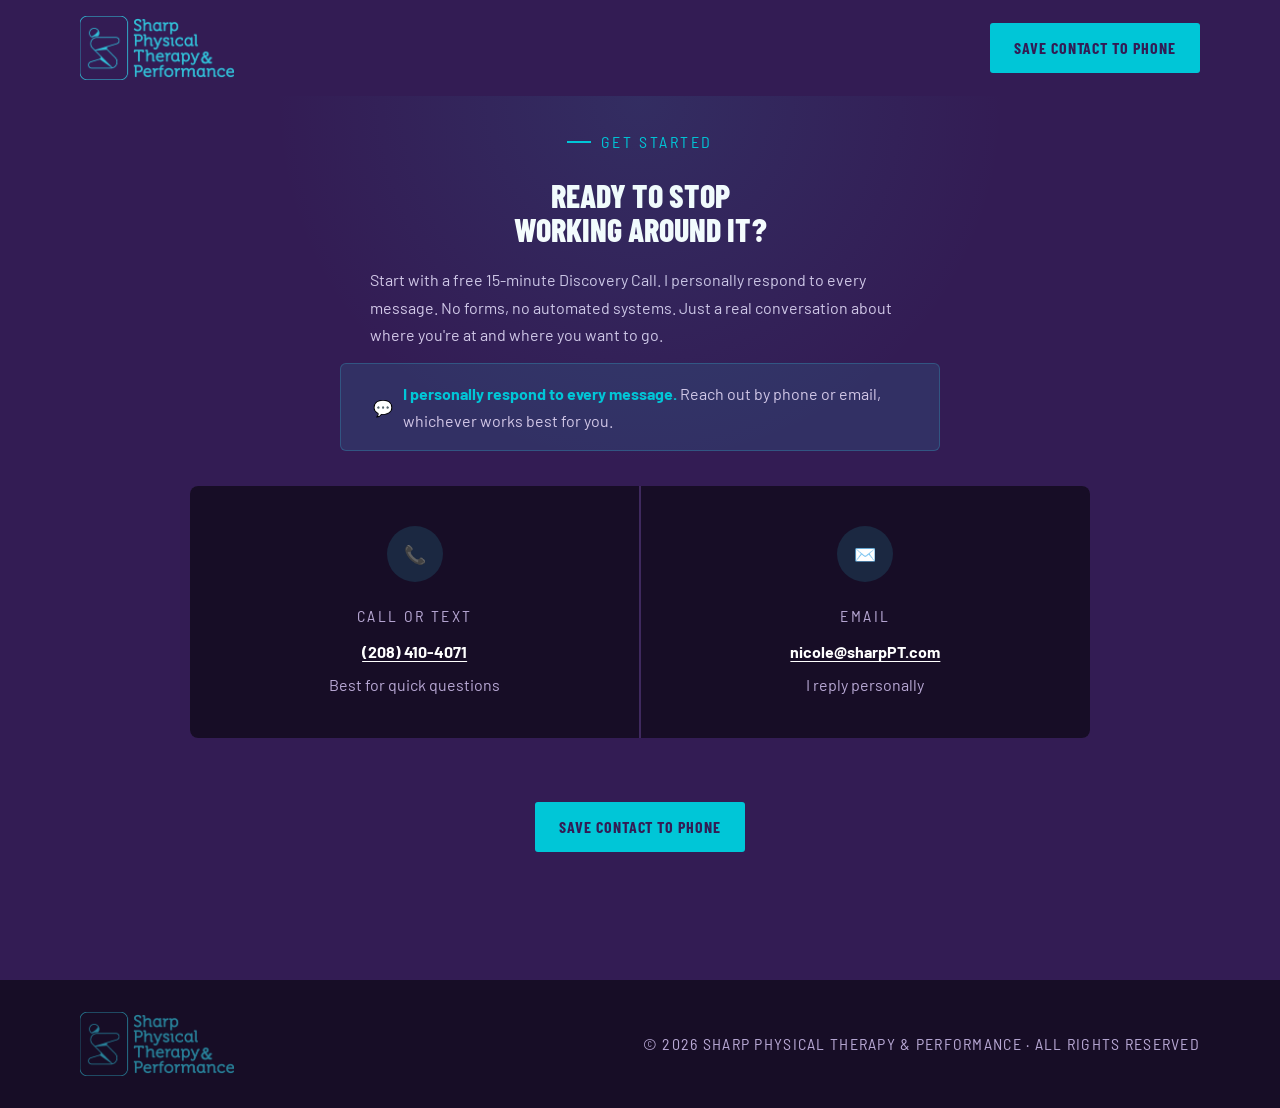
<file: card.html>
<!DOCTYPE html>
<html lang="en">
<head>
  <!-- Google tag (gtag.js) -->
  <script async src="https://www.googletagmanager.com/gtag/js?id=G-GW4HYHPY5G"></script>
  <script>
    window.dataLayer = window.dataLayer || [];
    function gtag(){dataLayer.push(arguments);}
    gtag('js', new Date());
  
    gtag('config', 'G-GW4HYHPY5G');
  </script>
  <meta charset="UTF-8">
  <meta name="viewport" content="width=device-width, initial-scale=1.0">
  <title>Sharp Physical Therapy & Performance</title>
  <link rel="preconnect" href="https://fonts.googleapis.com">
  <link href="https://fonts.googleapis.com/css2?family=Barlow+Condensed:wght@400;600;700;800&family=Barlow:wght@400;500;600&family=Barlow+Semi+Condensed:wght@500;600&display=swap" rel="stylesheet">
  <link rel="stylesheet" href="css/styles.css">
</head>
<body>

  <a href="#main-content" class="skip-link">Skip to main content</a>

  <nav id="main-nav" aria-label="Main navigation">
    <div class="nav-inner">
      <a href="/" class="nav-logo" aria-label="Sharp Physical Therapy & Performance — home">
        <img src="img/sptp-primary-teal-text.png" alt="Sharp Physical Therapy & Performance logo" class="nav-logo-img">
      </a>
      <div class="nav-right">
        <a href="img/contact.vcf" class="nav-cta">Save Contact to Phone</a>
      </div>
    </div>
  </nav>

  <main id="main-content">

    <!-- CONTACT -->
    <section id="contact" class="on-dark" aria-labelledby="contact-heading">
      <div class="inner contact-inner">
        <span class="on-dark-eyebrow">Get Started</span>
        <h2 class="section-h2 reveal br" id="contact-heading">Ready to Stop&NewLine;Working Around It?</h2>
        <p class="section-lead section-lead--contact reveal">
          Start with a free 15-minute Discovery Call. I personally respond to every message. No forms, no automated systems. Just a real conversation about where you're at and where you want to go.
        </p>
        <p class="contact-preferred reveal" style="text-align: left;">
          <span aria-hidden="true">💬</span>
          <span><strong>I personally respond to every message.</strong> Reach out by phone or email, whichever works best for you.</span>
        </p>
        <div class="contact-methods reveal" role="list">
          <div class="contact-method" role="listitem">
            <div class="contact-method-icon" aria-hidden="true">📞</div>
            <p class="contact-method-label">Call or Text</p>
            <a href="tel:2084104071" class="contact-method-value">(208) 410-4071</a>
            <p class="contact-method-sub">Best for quick questions</p>
          </div>
          <div class="contact-method" role="listitem">
            <div class="contact-method-icon" aria-hidden="true">✉️</div>
            <p class="contact-method-label">Email</p>
            <a href="mailto:nicole@sharppt.com" class="contact-method-value">nicole@sharpPT.com</a>
            <p class="contact-method-sub">I reply personally</p>
          </div>
        </div>
        <a href="img/contact.vcf" class="nav-cta">Save Contact to Phone</a>
      </div>
    </section>

  </main>

  <footer role="contentinfo">
    <div class="inner footer-inner">
      <a href="#" class="footer-logo" aria-label="Sharp Physical Therapy and Performance — back to top">
        <img src="img/sptp-primary-teal-text.png" alt="Sharp Physical Therapy & Performance" class="footer-logo-img">
      </a>
      <span class="footer-copy">© 2026 Sharp Physical Therapy & Performance · All rights reserved</span>
    </div>
  </footer>

  <script>
    // Scroll reveal
    const revealObs = new IntersectionObserver(entries => {
      entries.forEach(e => { if (e.isIntersecting) e.target.classList.add('visible'); });
    }, { threshold: 0.07 });
    document.querySelectorAll('.reveal').forEach(el => revealObs.observe(el));

    // Nav scroll shadow
    const nav = document.getElementById('main-nav');
    window.addEventListener('scroll', () => {
      nav.classList.toggle('scrolled', window.scrollY > 60);
    }, { passive: true });
  </script>
</body>
</html>
</file>
<file: css/styles.css>
/* ─────────────────────────────────────────────
   styles.css  |  Sharp Physical Therapy & Performance
   WCAG 2.2 AA compliant — all contrast ratios verified
   ───────────────────────────────────────────── */

/* ── DESIGN TOKENS ── */
:root {
  /* Brand */
  --purple:       #331C54;
  --purple-deep:  #170d26;
  --purple-mid:   #3d2560;
  --teal:         #00C6D7;   /* 4.6:1 on purple ✓ large text */
  --teal-dark:    #157a91;   /* 4.7:1 on white ✓ */
  --teal-light:   #d4f3f8;

  /* Text on dark (purple) */
  --on-dark-primary:   #ffffff;   /* 13.5:1 ✓ */
  --on-dark-secondary: #d4c8e8;  /*  6.8:1 ✓ */
  --on-dark-muted:     #b8a8d4;  /*  4.6:1 ✓ */

  /* Text on deep (#1e1030) */
  --on-deep-secondary: #cdc0e6;  /* 6.2:1 ✓ */
  --on-deep-muted:     #b0a0d0;  /* 4.5:1 ✓ */

  /* Text on light */
  --text-dark:  #1a1130;   /* 17:1 ✓ */
  --text-mid:   #3d3260;   /* 8.5:1 ✓ */
  --text-muted: #5c5180;   /* 5.1:1 ✓ */

  /* Surfaces */
  --white:      #ffffff;
  --off-white:  #f7f8fc;
  --light-gray: #eef0f5;
  --rule:       rgba(46,26,71,0.15);

  /* Typography — families */
  --font-head: 'Barlow Condensed', sans-serif;
  --font-body: 'Barlow', sans-serif;
  --font-semi: 'Barlow Semi Condensed', sans-serif;

  /* Typography — size scale
     All values are in rem (base: 1rem = 10px via html { font-size: 62.5% })
     Edit here to shift the entire type system at once.            */
  --text-xs:      1.6rem;                        /* body, labels, UI chrome  */
  --text-sm:      1.8rem;                        /* callout titles, icons    */
  --text-md:      2.4rem;                        /* trust numbers            */
  --text-lg:      3.6rem;                        /* service prices           */
  --text-subhead: clamp(1.6rem, 2vw,   2.0rem); /* hero sub-heading         */
  --text-h2:      clamp(2.4rem, 4vw,   3.2rem); /* section headings         */
  --text-h1:      clamp(3.2rem, 5.5vw, 5.6rem); /* hero headline            */
  --text-display: 7.2rem;                         /* decorative quote mark    */
}

/* ── RESET ── */
*, *::before, *::after { box-sizing: border-box; margin: 0; padding: 0; }

html {
  scroll-behavior: smooth;
  font-size: 62.5%; /* 1rem = 10px */
}

body {
  background: var(--white);
  color: var(--text-dark);
  font-family: var(--font-body);
  font-weight: 400;
  line-height: 1.7;
  overflow-x: hidden;
}

/* ── LAYOUT ── */
/* Full-width sections use .inner for content capping */
section { padding: 0; }

.inner {
  width: 100%;
  max-width: 1440px;
  margin-inline: auto;
  padding: 11.2rem 8rem;
}

/* Line-length cap — optimal 50–75 char range */
p, li,
.section-lead, .hero-body, .about-body p,
.pain-card-desc, .step-desc, .service-desc,
.approach-callout p, .location-vibe, .faq-a,
.hsa-body, .discovery-callout-body,
.contact-method-sub, .not-for-list li, .who-quote {
  max-width: 65ch;
}

.br {
  white-space: pre-line;
}

/* .section-h2  { max-width: 60ch; } */
.section-lead{ max-width: 60ch; }
.hero-h1     { max-width: 18ch; }

/* ── ACCESSIBILITY ── */
.skip-link {
  position: absolute;
  top: -100%; left: 1.6rem;
  background: var(--teal); color: var(--purple);
  font-family: var(--font-head); font-weight: 700; font-size: var(--text-xs);
  padding: 1.2rem 2rem;
  z-index: 9999;
  text-decoration: none;
  border-radius: 0 0 4px 4px;
}
.skip-link:focus { top: 0; }

:focus-visible {
  outline: 3px solid var(--teal);
  outline-offset: 3px;
  border-radius: 2px;
}
:focus:not(:focus-visible) { outline: none; }

/* ── NAV ── */
nav {
  position: fixed; top: 0; left: 0; right: 0;
  z-index: 200;
  background: var(--purple);
  transition: box-shadow 0.3s;
}
nav.scrolled { box-shadow: 0 4px 24px rgba(46,26,71,0.4); }

.nav-inner {
  max-width: 1440px; margin-inline: auto;
  padding: 1.6rem 8rem;
  display: flex; align-items: center; justify-content: space-between;
}

.nav-logo { display: flex; align-items: center; text-decoration: none; }
.nav-logo-img { height: 6.4rem; width: auto; display: block; }

.nav-links { display: flex; gap: 3.2rem; list-style: none; }
.nav-links a {
  font-family: var(--font-semi); font-size: var(--text-xs);
  letter-spacing: 0.06em; text-transform: uppercase;
  color: var(--on-dark-secondary);
  text-decoration: none;
  padding: 0.4rem 0;
  transition: color 0.2s;
}
.nav-links a:hover { color: var(--teal); }

.nav-right { display: flex; align-items: center; gap: 1.2rem; }

.nav-cta {
  background: var(--teal); color: var(--purple);
  font-family: var(--font-head); font-weight: 700; font-size: var(--text-xs);
  letter-spacing: 0.06em; text-transform: uppercase;
  padding: 1.12rem 2.4rem;
  text-decoration: none;
  border-radius: 3px;
  white-space: nowrap;
  min-height: 44px;
  display: inline-flex; align-items: center;
  transition: background 0.2s;
}
.nav-cta:hover { background: #28afc5; }

.nav-menu-btn {
  display: none;
  font-family: var(--font-head); font-size: var(--text-xs); font-weight: 700;
  letter-spacing: 0.1em; text-transform: uppercase;
  color: var(--on-dark-secondary);
  background: transparent;
  border: 2px solid var(--on-dark-secondary);
  border-radius: 3px;
  padding: 0.6rem 1.2rem;
  min-height: 44px;
  cursor: pointer;
  transition: border-color 0.2s, color 0.2s;
}
.nav-menu-btn:hover { border-color: var(--teal); color: var(--teal); }

/* ── HERO ── */
#hero {
  min-height: 100vh;
  background: var(--purple);
  padding-top: 72px;
  overflow: hidden;
}

#hero .inner {
  display: grid;
  grid-template-columns: 1fr 1fr;
  padding-top: 0; padding-bottom: 0;
  min-height: calc(100vh - 72px);
}

.hero-left {
  display: flex; flex-direction: column; justify-content: center;
  padding: 8rem 4.8rem 8rem 0;
  position: relative; z-index: 2;
}

.hero-right {
  position: relative; overflow: hidden;
  display: flex; align-items: center;
  padding: 4.8rem 4.8rem 0;
  z-index: 2;
}

.on-dark-eyebrow {
  display: inline-flex; align-items: center; gap: 0.96rem;
  font-family: var(--font-semi); font-size: var(--text-xs);
  letter-spacing: 0.16em; text-transform: uppercase;
  color: var(--teal);
  margin-bottom: 2.4rem;
  opacity: 0; animation: fadeUp 0.7s 0.2s forwards;
}
.on-dark-eyebrow::before { content: ''; width: 24px; height: 2px; background: var(--teal); }

.hero-h1 {
  font-family: var(--font-head); font-weight: 800;
  font-size: var(--text-h1);
  line-height: 1; text-transform: uppercase;
  color: var(--on-dark-primary);
  margin-bottom: 0.8rem;
  opacity: 0; animation: fadeUp 0.7s 0.35s forwards;
}
.hero-h1 .highlight { background-color: var(--teal); color: var(--purple); display: inline-block; }

.hero-sub-head {
  font-family: var(--font-head); font-weight: 600;
  font-size: var(--text-subhead);
  text-transform: uppercase; letter-spacing: 0.04em;
  color: var(--on-dark-secondary);
  margin-bottom: 3.2rem;
  opacity: 0; animation: fadeUp 0.7s 0.5s forwards;
}

.hero-body {
  font-size: var(--text-xs); line-height: 1.75;
  color: var(--on-dark-secondary);
  max-width: 440px; margin-bottom: 4rem;
  opacity: 0; animation: fadeUp 0.7s 0.65s forwards;
}

.hero-ctas {
  display: flex; gap: 1.6rem; flex-wrap: wrap;
  opacity: 0; animation: fadeUp 0.7s 0.8s forwards;
}

.hero-trust {
  margin-top: 4.8rem;
  display: flex; gap: 3.2rem; flex-wrap: wrap;
  opacity: 0; animation: fadeUp 0.7s 1s forwards;
}
.trust-item { display: flex; flex-direction: column; }
.trust-num {
  font-family: var(--font-head); font-weight: 800; font-size: var(--text-md);
  color: var(--teal); line-height: 1;
}
.trust-label {
  font-size: var(--text-xs);
  color: var(--on-dark-muted);
  letter-spacing: 0.06em; text-transform: uppercase;
}
.trust-divider { width: 1px; background: rgba(255,255,255,0.15); align-self: stretch; }

.hero-photo-wrap { width: 100%; max-width: 480px; margin: 0 auto; position: relative; }
.hero-photo-wrap::before {
  content: '';
  position: absolute; bottom: 0; left: 50%; transform: translateX(-50%);
  width: 80%; height: 60%;
  background: radial-gradient(ellipse, rgba(50,194,217,0.2) 0%, transparent 70%);
  pointer-events: none; z-index: 1;
}
.hero-photo-img {
  width: 100%; height: auto; display: block;
  border-radius: 8px 8px 0 0;
  object-fit: cover; object-position: center top;
  border: 1px solid rgba(50,194,217,0.2); border-bottom: none;
  position: relative; z-index: 0;
}
.hero-photo-bar { width: 100%; height: 5px; background: linear-gradient(90deg, var(--teal), var(--purple-mid)); }

/* ── BUTTONS ── */
.btn-teal {
  background: var(--teal); color: var(--purple);
  font-family: var(--font-head); font-weight: 700; font-size: var(--text-xs);
  letter-spacing: 0.06em; text-transform: uppercase;
  padding: 1.44rem 3.2rem;
  text-decoration: none; border-radius: 3px;
  min-height: 44px;
  display: inline-flex; align-items: center;
  transition: background 0.2s;
}
.btn-teal:hover { background: #28afc5; }
.btn-mt { margin-top: 1.25rem; }

.btn-outline-white {
  border: 2px solid var(--on-dark-secondary);
  color: var(--on-dark-secondary);
  font-family: var(--font-head); font-weight: 700; font-size: var(--text-xs);
  letter-spacing: 0.06em; text-transform: uppercase;
  padding: 1.44rem 3.2rem;
  text-decoration: none; border-radius: 3px;
  min-height: 44px;
  display: inline-flex; align-items: center;
  transition: border-color 0.2s, color 0.2s;
}
.btn-outline-white:hover { border-color: var(--teal); color: var(--teal); }

/* ── STRIP ── */
#strip { background: var(--teal); }
#strip .inner {
  padding-top: 2.4rem; padding-bottom: 2.4rem;
  display: flex; flex-wrap: wrap;
}
.strip-item {
  display: flex; align-items: center; gap: 1.2rem;
  flex: 1; min-width: 160px;
  padding: 0.8rem 2.4rem;
  border-right: 1px solid rgba(46,26,71,0.2);
}
.strip-item:last-child { border-right: none; }
.strip-icon { font-size: var(--text-xs); }
.strip-text {
  font-family: var(--font-head); font-weight: 700; font-size: var(--text-xs);
  letter-spacing: 0.07em; text-transform: uppercase;
  color: var(--purple);
}

/* ── SECTION GLOBALS ── */
.section-tag {
  font-family: var(--font-semi); font-size: var(--text-xs);
  letter-spacing: 0.18em; text-transform: uppercase;
  color: var(--teal-dark);
  margin-bottom: 1.2rem;
  display: flex; align-items: center; gap: 0.8rem;
}
.section-tag::before { content: ''; width: 20px; height: 2px; background: var(--teal-dark); }
.section-tag--center { justify-content: center; max-width: 100%; }

.on-dark .section-tag,
.on-dark .section-tag::before { color: var(--teal); background: var(--teal); }

.section-h2 {
  font-family: var(--font-head); font-weight: 800;
  font-size: var(--text-h2);
  line-height: 1.05; text-transform: uppercase;
  color: var(--purple); margin-bottom: 2rem;
}
.on-dark .section-h2 { color: var(--on-dark-primary); }

.section-lead {
  font-size: var(--text-xs); color: var(--text-mid);
  margin-bottom: 4.8rem;
}
.section-lead--contact { margin: 0 auto 1.5rem; text-align: left; }
.on-dark .section-lead { color: var(--on-dark-secondary); }

/* ── WHO ── */
#who { background: var(--off-white); }
.who-grid { display: grid; grid-template-columns: 1fr 1fr; gap: 8rem; align-items: start; }

.pain-cards { display: flex; flex-direction: column; gap: 1.6rem; margin-top: 3.2rem; }
.pain-card {
  background: var(--white);
  padding: 2.4rem 2.8rem;
  border-left: 4px solid var(--teal);
  border-radius: 0 6px 6px 0;
  display: flex; gap: 1.76rem; align-items: flex-start;
  box-shadow: 0 2px 12px rgba(46,26,71,0.06);
  transition: transform 0.2s, box-shadow 0.2s;
}
.pain-card:hover { transform: translateX(4px); box-shadow: 0 4px 20px rgba(46,26,71,0.1); }
.pain-card-icon {
  width: 44px; height: 44px; flex-shrink: 0;
  background: var(--teal-light); border-radius: 50%;
  display: flex; align-items: center; justify-content: center;
  font-size: var(--text-xs);
}
.pain-card-title {
  font-family: var(--font-semi); font-weight: 600; font-size: var(--text-xs);
  color: var(--purple); margin-bottom: 0.4rem;
}
.pain-card-desc { font-size: var(--text-xs); color: var(--text-mid); line-height: 1.6; }

.who-quote-box {
  background: var(--purple);
  padding: 4rem; border-radius: 8px;
  position: relative; overflow: hidden;
  margin-bottom: 2.4rem;
}
.who-quote-box::before {
  content: '"';
  font-family: var(--font-head); font-size: var(--text-display); font-weight: 600;
  color: rgba(50,194,217,0.12);
  position: absolute; top: 2.0rem; left: 2.4rem;
  line-height: 1; pointer-events: none;
  color: var(--teal);
}
.who-quote {
  font-family: var(--font-semi); font-size: var(--text-xs); font-style: italic;
  color: var(--on-dark-primary); line-height: 1.6;
  position: relative; z-index: 2; margin-bottom: 2rem;
}
.who-quote-attr {
  font-family: var(--font-semi); font-size: var(--text-xs);
  letter-spacing: 0.1em; text-transform: uppercase; color: var(--teal);
}

.not-for-box {
  border: 1.5px solid var(--rule);
  padding: 2.4rem 2.8rem;
  border-radius: 6px; background: var(--white);
}
.not-for-label {
  font-family: var(--font-semi); font-size: var(--text-xs);
  letter-spacing: 0.12em; text-transform: uppercase;
  color: var(--text-muted); margin-bottom: 1.2rem;
}
.not-for-list { list-style: none; display: flex; flex-direction: column; gap: 0.64rem; }
.not-for-list li {
  font-size: var(--text-xs); color: var(--text-mid);
  padding-left: 1.92rem; position: relative;
}
.not-for-list li::before { content: '—'; position: absolute; left: 0; color: var(--text-muted); }

/* ── APPROACH ── */
#approach { background: var(--white); }
.approach-grid { display: grid; grid-template-columns: 5fr 7fr; gap: 9.6rem; align-items: start; }
.approach-sticky { position: sticky; top: 100px; }

.approach-callout {
  background: var(--teal-light);
  border-left: 4px solid var(--teal);
  padding: 2.4rem 2.8rem;
  border-radius: 0 6px 6px 0;
  margin-top: 2rem;
}
.approach-callout.alt { background: var(--light-gray); border-left-color: var(--purple); }
.approach-callout-title {
  font-family: var(--font-head); font-weight: 700; font-size: var(--text-xs);
  text-transform: uppercase; color: var(--purple); margin-bottom: 0.8rem;
}
.approach-callout p { font-size: var(--text-xs); color: var(--text-mid); }

.modalities { margin-top: 3.2rem; }
.modalities-title {
  font-family: var(--font-semi); font-size: var(--text-xs);
  letter-spacing: 0.12em; text-transform: uppercase;
  color: var(--text-muted); margin-bottom: 1.2rem;
}
.mod-tags { display: flex; flex-wrap: wrap; gap: 0.8rem; }
.mod-tag {
  font-family: var(--font-semi); font-size: var(--text-xs);
  background: var(--light-gray); color: var(--purple);
  padding: 0.64rem 1.44rem; border-radius: 20px;
  border: 1px solid rgba(46,26,71,0.18);
}

.steps { display: flex; flex-direction: column; }
.step-item {
  display: grid; grid-template-columns: 70px 1fr;
  padding: 3.2rem 0;
  border-bottom: 1px solid var(--rule);
}
.step-item:last-child { border-bottom: none; }
.step-num-wrap { display: flex; flex-direction: column; align-items: center; }
.step-num {
  width: 44px; height: 44px; border-radius: 50%;
  background: var(--purple); color: var(--teal);
  font-family: var(--font-head); font-weight: 800; font-size: var(--text-xs);
  display: flex; align-items: center; justify-content: center; flex-shrink: 0;
}
.step-connector { width: 2px; flex: 1; background: var(--rule); margin-top: 0.8rem; }
.step-item:last-child .step-connector { display: none; }
.step-title {
  font-family: var(--font-semi); font-weight: 600; font-size: var(--text-xs);
  color: var(--purple); margin-bottom: 0.56rem;
}
.step-desc { font-size: var(--text-xs); color: var(--text-mid); line-height: 1.65; }

/* ── SERVICES ── */
#services { background: var(--purple); }
.services-grid {
  display: grid; grid-template-columns: repeat(3, 1fr);
  gap: 1.5px; background: rgba(255,255,255,0.06);
  margin-top: 5.6rem; border-radius: 8px; overflow: hidden;
}
.service-card {
  background: var(--purple-deep);
  padding: 4rem 3.2rem;
  display: flex; flex-direction: column;
  transition: background 0.25s;
}
.service-card.featured { background: var(--purple-mid); }

.service-badge {
  display: inline-block; margin-bottom: 2.4rem;
  font-family: var(--font-head); font-weight: 700; font-size: var(--text-xs);
  letter-spacing: 0.12em; text-transform: uppercase;
  background: rgba(50,194,217,0.18); color: var(--teal);
  padding: 0.56rem 1.28rem; border-radius: 2px; align-self: flex-start;
}

.service-price {
  font-family: var(--font-head); font-weight: 800; font-size: var(--text-lg);
  color: var(--on-dark-primary); line-height: 1; margin-bottom: 0.32rem;
}
.service-duration {
  font-family: var(--font-semi); font-size: var(--text-xs);
  letter-spacing: 0.1em; text-transform: uppercase;
  color: var(--on-dark-muted); margin-bottom: 2.4rem;
}
.service-name {
  font-family: var(--font-semi); font-weight: 600; font-size: var(--text-xs);
  color: var(--on-dark-primary); margin-bottom: 1.2rem; line-height: 1.3;
}
.service-desc {
  font-size: var(--text-xs);
  color: var(--on-deep-secondary);
  line-height: 1.65; flex: 1;
}
.service-divider { width: 100%; height: 1px; background: rgba(255,255,255,0.1); margin: 2.4rem 0; }
.service-feats { list-style: none; display: flex; flex-direction: column; gap: 0.8rem; }
.service-feats li {
  display: flex; gap: 0.96rem; align-items: flex-start;
  font-size: var(--text-xs); color: var(--on-deep-muted); line-height: 1.4;
}
.service-feats li::before { content: '✓'; color: var(--teal); flex-shrink: 0; margin-top: 1px; }

.hsa-row {
  margin-top: 4.8rem;
  display: flex; align-items: center; gap: 2.4rem;
  padding: 2.4rem 3.2rem;
  background: rgba(50,194,217,0.1);
  border: 1px solid rgba(50,194,217,0.3);
  border-radius: 6px;
}
.hsa-icon { font-size: var(--text-sm); }
.hsa-body { font-size: var(--text-xs); color: var(--on-dark-secondary); }
.hsa-body strong { color: var(--teal); font-weight: 600; }

/* ── ABOUT ── */
#about { background: var(--off-white); }
.about-grid { display: grid; grid-template-columns: 7fr 5fr; gap: 9.6rem; align-items: start; }
.about-photo-wrap { position: sticky; top: 100px; }
.about-photo-card { background: var(--purple); border-radius: 8px; overflow: hidden; }
.about-photo-img { width: 100%; height: auto; display: block; }
.about-photo-footer { padding: 2rem 2.4rem; border-top: 3px solid var(--teal); }
.about-photo-name {
  font-family: var(--font-head); font-weight: 800; font-size: var(--text-xs);
  text-transform: uppercase; color: var(--on-dark-primary);
}
.about-photo-cred {
  font-family: var(--font-semi); font-size: var(--text-xs);
  letter-spacing: 0.1em; text-transform: uppercase; color: var(--teal);
}

.about-body { font-size: var(--text-xs); color: var(--text-mid); line-height: 1.75; }
.about-body p { margin-bottom: 2rem; }
.about-divider { width: 100%; height: 1px; background: var(--rule); margin: 4rem 0; }
.about-creds-row { display: flex; gap: 1.6rem; flex-wrap: wrap; margin-bottom: 4rem; }
.cred-chip {
  background: var(--white);
  border: 1.5px solid var(--rule);
  padding: 1.04rem 1.76rem; border-radius: 4px;
}
.cred-chip-label {
  font-family: var(--font-semi); font-size: var(--text-xs);
  letter-spacing: 0.12em; text-transform: uppercase;
  color: var(--text-muted); margin-bottom: 0.24rem;
}
.cred-chip-value { font-weight: 600; font-size: var(--text-xs); color: var(--purple); }

.personal-box {
  background: var(--white);
  padding: 2.8rem; border-radius: 6px; border: 1px solid var(--rule);
}
.personal-box-title {
  font-family: var(--font-semi); font-size: var(--text-xs);
  letter-spacing: 0.12em; text-transform: uppercase;
  color: var(--text-muted); margin-bottom: 1.6rem;
}
.personal-items { display: flex; flex-direction: column; gap: 1.04rem; }
.personal-item { display: flex; gap: 0.75rem; align-items: flex-start; font-size: var(--text-xs); color: var(--text-mid); }
.personal-item-icon {
  width: 32px; height: 32px; flex-shrink: 0;
  background: var(--teal-light); border-radius: 50%;
  display: flex; align-items: center; justify-content: center; font-size: var(--text-xs);
}

/* ── LOCATIONS ── */
#locations { background: var(--white); }
.locations-grid { display: grid; grid-template-columns: 1fr 1fr; gap: 3.2rem; margin-top: 5.6rem; }
.location-card {
  border: 1.5px solid var(--rule); border-radius: 8px; overflow: hidden;
  transition: box-shadow 0.25s, border-color 0.25s;
}
.location-card:hover { box-shadow: 0 8px 32px rgba(46,26,71,0.1); border-color: var(--teal); }
.location-card-header {
  background: var(--purple); padding: 2.4rem 2.8rem;
  display: flex; align-items: center; justify-content: space-between; gap: 1.6rem;
}
.location-card-name {
  font-family: var(--font-head); font-weight: 800; font-size: var(--text-xs);
  text-transform: uppercase; color: var(--on-dark-primary); line-height: 1;
}
.location-type {
  font-family: var(--font-semi); font-size: var(--text-xs);
  letter-spacing: 0.1em; text-transform: uppercase;
  background: var(--teal); color: var(--purple);
  padding: 0.48rem 1.12rem; border-radius: 2px; white-space: nowrap;
}
.location-card-body { padding: 2.8rem; }
.location-vibe {
  font-size: var(--text-xs); color: var(--text-mid); font-style: italic;
  margin-bottom: 2rem; padding-bottom: 2rem; border-bottom: 1px solid var(--rule);
}
.location-detail {
  display: flex; gap: 1.04rem; align-items: flex-start;
  margin-bottom: 1.04rem; font-size: var(--text-xs); color: var(--text-mid);
}
.location-detail-icon { flex-shrink: 0; }
.location-tip {
  margin-top: 2rem; padding: 1.44rem 1.76rem;
  background: var(--teal-light); border-left: 3px solid var(--teal);
  font-size: var(--text-xs); color: var(--text-mid); border-radius: 0 4px 4px 0;
}
.location-no-mem {
  margin-top: 1.6rem; padding: 1.04rem;
  font-family: var(--font-semi); font-size: var(--text-xs);
  letter-spacing: 0.06em; text-transform: uppercase;
  color: var(--teal-dark);
  background: rgba(21,122,145,0.07); border-radius: 4px;
}
.location-link {
  color: var(--purple);
  font-weight: 700; font-size: var(--text-xs);
  text-decoration: underline; text-underline-offset: 0.2em;
  transition: color 0.2s;
}
.location-link:hover { color: var(--teal); }

/* ── FAQ ── */
#faq { background: var(--off-white); }
.faq-layout { display: grid; grid-template-columns: 1fr 2fr; gap: 9.6rem; align-items: start; }
.faq-list { display: flex; flex-direction: column; }
.faq-item { border-bottom: 1px solid var(--rule); }
.faq-item:first-child { border-top: 1px solid var(--rule); }
.faq-q {
  display: flex; justify-content: space-between; align-items: center;
  padding: 2.24rem 0; gap: 1.6rem; cursor: pointer;
  font-family: var(--font-semi); font-weight: 600; font-size: var(--text-xs); color: var(--purple);
  user-select: none;
}
.faq-a {
  font-size: var(--text-xs); color: var(--text-mid);
  max-height: 0; overflow: hidden;
  transition: max-height 0.4s ease, padding 0.3s;
}
.faq-item.open .faq-a { max-height: 220px; padding-bottom: 2rem; }

/* ── CONTACT ── */
#contact {
  background: var(--purple);
  position: relative; overflow: hidden;
}
#contact::before {
  content: '';
  position: absolute; top: -300px; left: 50%; transform: translateX(-50%);
  width: 800px; height: 800px; border-radius: 50%;
  background: radial-gradient(ellipse, rgba(50,194,217,0.1) 0%, transparent 65%);
  pointer-events: none;
}
.contact-inner {
  padding-top: 12.8rem; padding-bottom: 12.8rem;
  text-align: center;
}

.contact-methods {
  display: grid; grid-template-columns: repeat(2, 1fr);
  gap: 1.5px; background: rgba(255,255,255,0.06);
  max-width: 900px; margin: 0 auto 6.4rem;
  border-radius: 8px; overflow: hidden;
}
.contact-method {
  background: var(--purple-deep); padding: 4rem 3.2rem;
  display: flex; flex-direction: column; align-items: center; text-align: center;
  transition: background 0.2s;
}
.contact-method:hover { background: var(--purple-mid); }
.contact-method-icon {
  width: 56px; height: 56px;
  background: rgba(50,194,217,0.15); border-radius: 50%;
  display: flex; align-items: center; justify-content: center;
  font-size: var(--text-sm); margin-bottom: 2rem;
}
.contact-method-label {
  font-family: var(--font-semi); font-size: var(--text-xs);
  letter-spacing: 0.15em; text-transform: uppercase;
  color: var(--on-dark-muted); margin-bottom: 0.8rem;
}
.contact-method-value {
  color: var(--white);
  font-weight: 700; font-size: var(--text-xs);
  text-decoration: underline; text-underline-offset: 0.2em;
  transition: color 0.2s;
}
.contact-method-value:hover { color: var(--teal); }
.contact-method-sub { font-size: var(--text-xs); color: var(--on-dark-muted); margin-top: 0.64rem; }

.contact-preferred {
  display: inline-flex; align-items: center; gap: 0.96rem;
  background: rgba(50,194,217,0.12); border: 1px solid rgba(50,194,217,0.25);
  padding: 1.6rem 3.2rem; border-radius: 6px;
  max-width: 600px; margin: 0 auto 3.5rem;
  font-size: var(--text-xs); color: var(--on-dark-secondary);
}
.contact-preferred strong { color: var(--teal); }

.discovery-callout {
  margin: 6.4rem auto 0;
  padding-top: 5.6rem;
  border-top: 1px solid rgba(255,255,255,0.1);
  max-width: 560px;
}
.discovery-callout-title {
  font-family: var(--font-head); font-weight: 800; font-size: var(--text-sm);
  text-transform: uppercase; color: var(--on-dark-primary); margin-bottom: 1.2rem;
}
.discovery-callout-body {
  font-size: var(--text-xs); color: var(--on-dark-secondary); line-height: 1.7; margin-bottom: 2.4rem;
}
.discovery-steps { display: flex; justify-content: center; gap: 3.2rem; flex-wrap: wrap; }
.discovery-step { display: flex; flex-direction: column; align-items: center; gap: 0.64rem; }
.discovery-step-num {
  width: 36px; height: 36px; border-radius: 50%;
  background: var(--teal); color: var(--purple);
  font-family: var(--font-head); font-weight: 800; font-size: var(--text-xs);
  display: flex; align-items: center; justify-content: center;
}
.discovery-step-text { font-size: var(--text-xs); color: var(--on-dark-muted); text-align: center; max-width: 100px; }

/* ── FOOTER ── */
footer { background: var(--purple-deep); }
.footer-inner {
  padding-top: 3.2rem; padding-bottom: 3.2rem;
  display: flex; align-items: center; justify-content: space-between; flex-wrap: wrap; gap: 1.6rem;
}
.footer-logo { display: flex; align-items: center; text-decoration: none; }
.footer-logo-img {
  height: 6.4rem; width: auto; display: block;
  opacity: 0.65; transition: opacity 0.2s;
}
.footer-logo:hover .footer-logo-img { opacity: 1; }
.footer-copy {
  font-family: var(--font-semi); font-size: var(--text-xs);
  letter-spacing: 0.08em; text-transform: uppercase;
  color: var(--on-dark-muted);
}

/* ── ANIMATIONS ── */
@keyframes fadeUp {
  from { opacity: 0; transform: translateY(22px); }
  to   { opacity: 1; transform: translateY(0); }
}
.reveal {
  opacity: 0; transform: translateY(28px);
  transition: opacity 0.7s ease, transform 0.7s ease;
}
.reveal.visible       { opacity: 1; transform: none; }
.reveal-delay-1       { transition-delay: 0.1s; }
.reveal-delay-2       { transition-delay: 0.2s; }

/* Reduced motion (WCAG 2.3.3) */
@media (prefers-reduced-motion: reduce) {
  *, *::before, *::after {
    animation-duration: 0.01ms !important;
    transition-duration: 0.01ms !important;
  }
  .reveal { opacity: 1; transform: none; }
  html    { scroll-behavior: auto; }
}

/* ── COACHING ── */
.coaching-header {
  display: flex; align-items: flex-start;
  justify-content: space-between; gap: 3.2rem;
  margin-bottom: 2.4rem;
}
.coaching-feats {
  list-style: none; display: flex; flex-direction: column;
  gap: 1.6rem; margin-top: 2rem;
}
.coaching-feats li {
  font-size: var(--text-xs); color: var(--on-deep-secondary);
  padding-left: 1.6rem; border-left: 2px solid var(--teal);
  line-height: 1.65; max-width: 65ch;
}
.coaching-feats li strong { color: var(--on-dark-primary); font-weight: 600; }

/* ── RESPONSIVE ── */
@media (max-width: 920px) {
  .nav-logo-img { height: 4.8rem; width: auto; display: block; }
  .nav-inner  { padding: 1.6rem 2.4rem; }
  .nav-links  { display: none; }
  .nav-menu-btn { display: inline-flex; align-items: center; }

  .nav-links {
    display: flex; flex-direction: column;
    position: absolute; top: 100%; left: 0; right: 0;
    background: var(--purple);
    padding: 1.2rem 1.5rem 2rem;
    gap: 0;
    border-top: 1px solid rgba(255,255,255,0.08);
    box-shadow: 0 8px 24px rgba(46,26,71,0.35);
    max-height: 0; overflow: hidden;
    opacity: 0; pointer-events: none;
    transition: max-height 0.35s ease, opacity 0.25s ease;
  }
  .nav-links.is-open {
  max-height: calc(100vh - 72px);  /* viewport minus nav height */
  opacity: 1;
  pointer-events: auto;
  overflow-y: auto;                /* allow scrolling when it overflows */
  -webkit-overflow-scrolling: touch;
  }
  .nav-links li { border-bottom: 1px solid rgba(255,255,255,0.07); }
  .nav-links li:last-child { border-bottom: none; }
  .nav-links a { display: block; padding: 1.2rem 0; font-size: var(--text-sm); }

  .inner {
    padding: 8.0rem 2.4rem;
  }
  #strip .inner  { padding-top: 2rem; padding-bottom: 2rem; }
  #hero .inner   { grid-template-columns: 1fr; min-height: auto;}
  .hero-right    { padding: 6.4rem 0 3.2rem; }
  .hero-left     { padding: 6.4rem 0 3.2rem; }

  .who-grid,
  .approach-grid,
  .about-grid,
  .faq-layout         { grid-template-columns: 1fr; gap: 4.8rem; }
  .approach-sticky,
  .about-photo-wrap   { position: static; }

  .services-grid,
  .locations-grid,
  .contact-methods    { grid-template-columns: 1fr; }

  #contact .inner     { padding-top: 8rem; padding-bottom: 8rem; }
  .discovery-steps    { gap: 2.4rem; }

  footer .inner { flex-direction: column; text-align: center; }

  .coaching-header { flex-direction: column; }
  .coaching-header > div:last-child { text-align: left; }
  .coaching-feats li { max-width: 100%; }

  p, li,
  .section-lead, .hero-body, .about-body p,
  .pain-card-desc, .step-desc, .service-desc,
  .approach-callout p, .location-vibe, .faq-a,
  .hsa-body, .discovery-callout-body,
  .contact-method-sub, .not-for-list li, .who-quote {
    max-width: 100%;
  }
  nav {
    position: relative;   /* was fixed — now scrolls with the page */
  }

  #hero {
    padding-top: 0;       /* remove the offset that compensated for the fixed nav */
  }
}
/* Screen-reader only utility (WCAG 1.3.1) */
.sr-only {
  position: absolute; width: 1px; height: 1px;
  padding: 0; margin: -1px; overflow: hidden;
  clip: rect(0,0,0,0); white-space: nowrap; border: 0;
}
</file>
